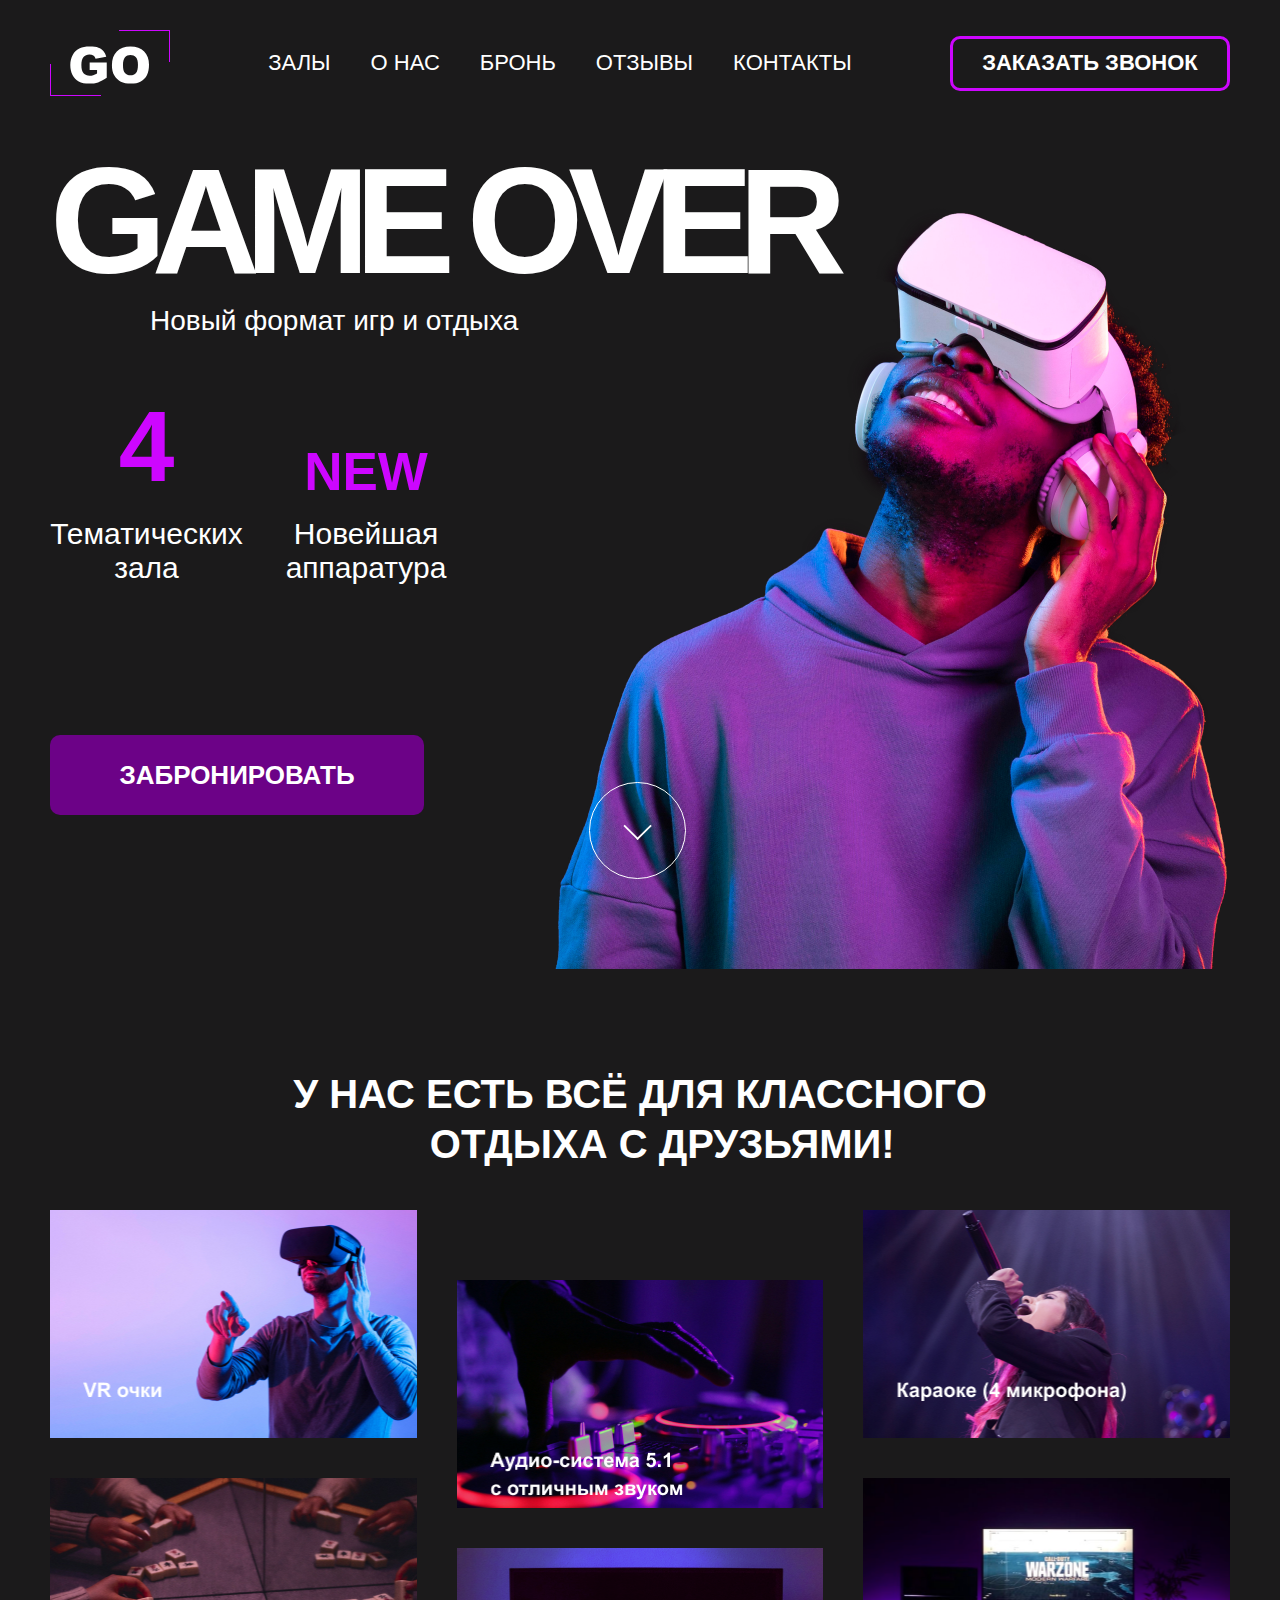
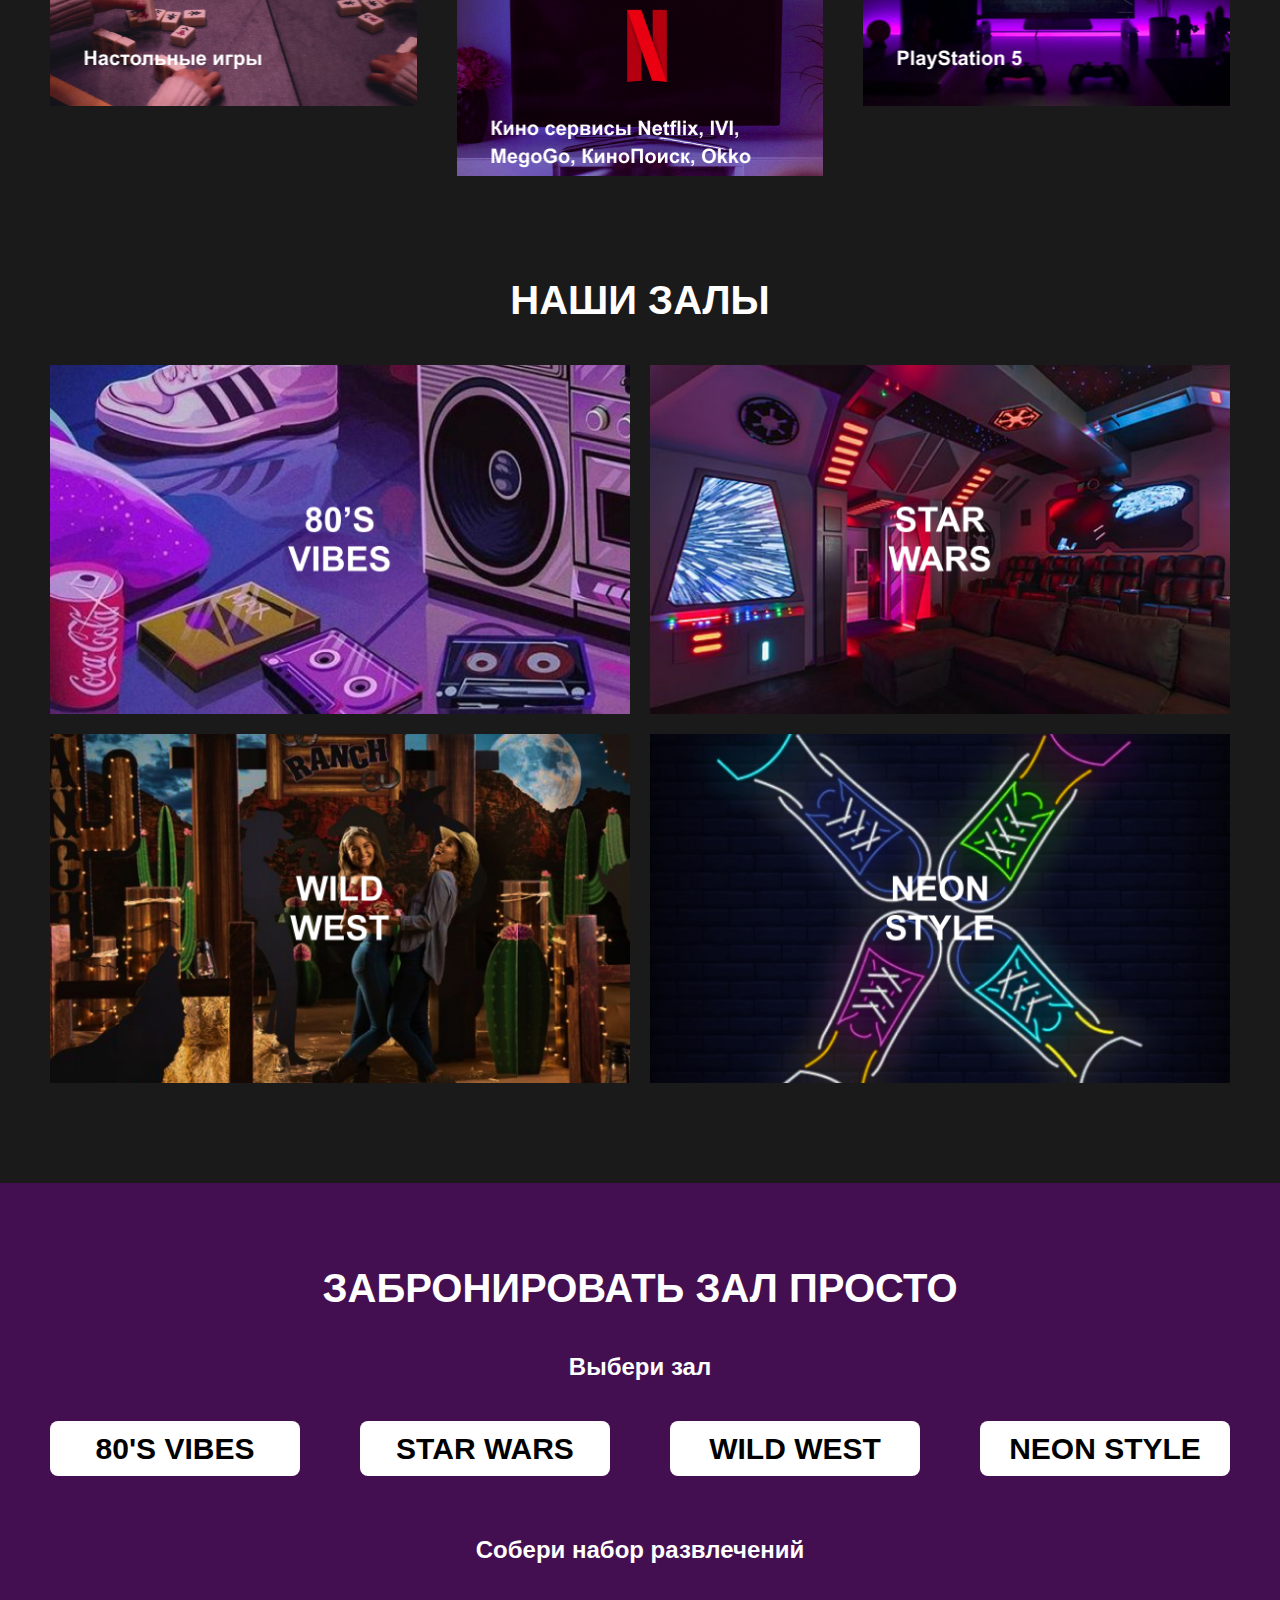
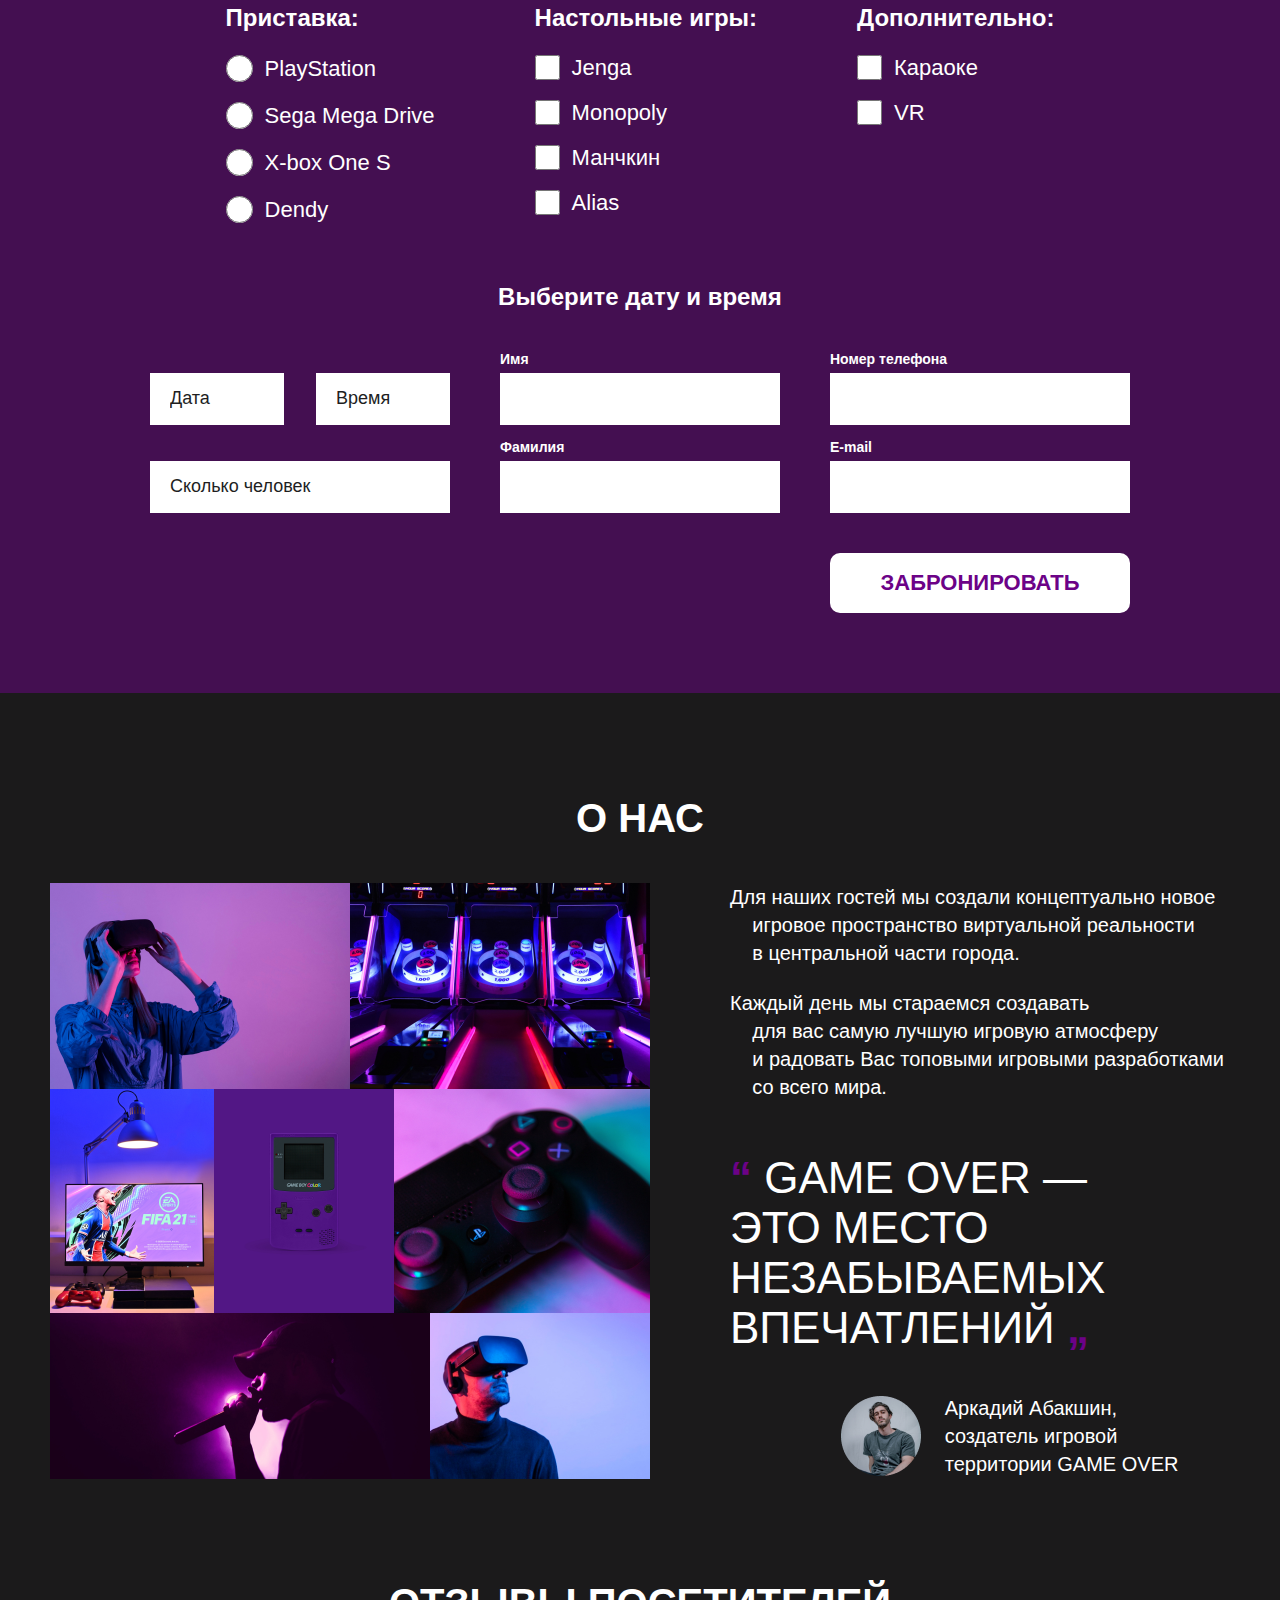
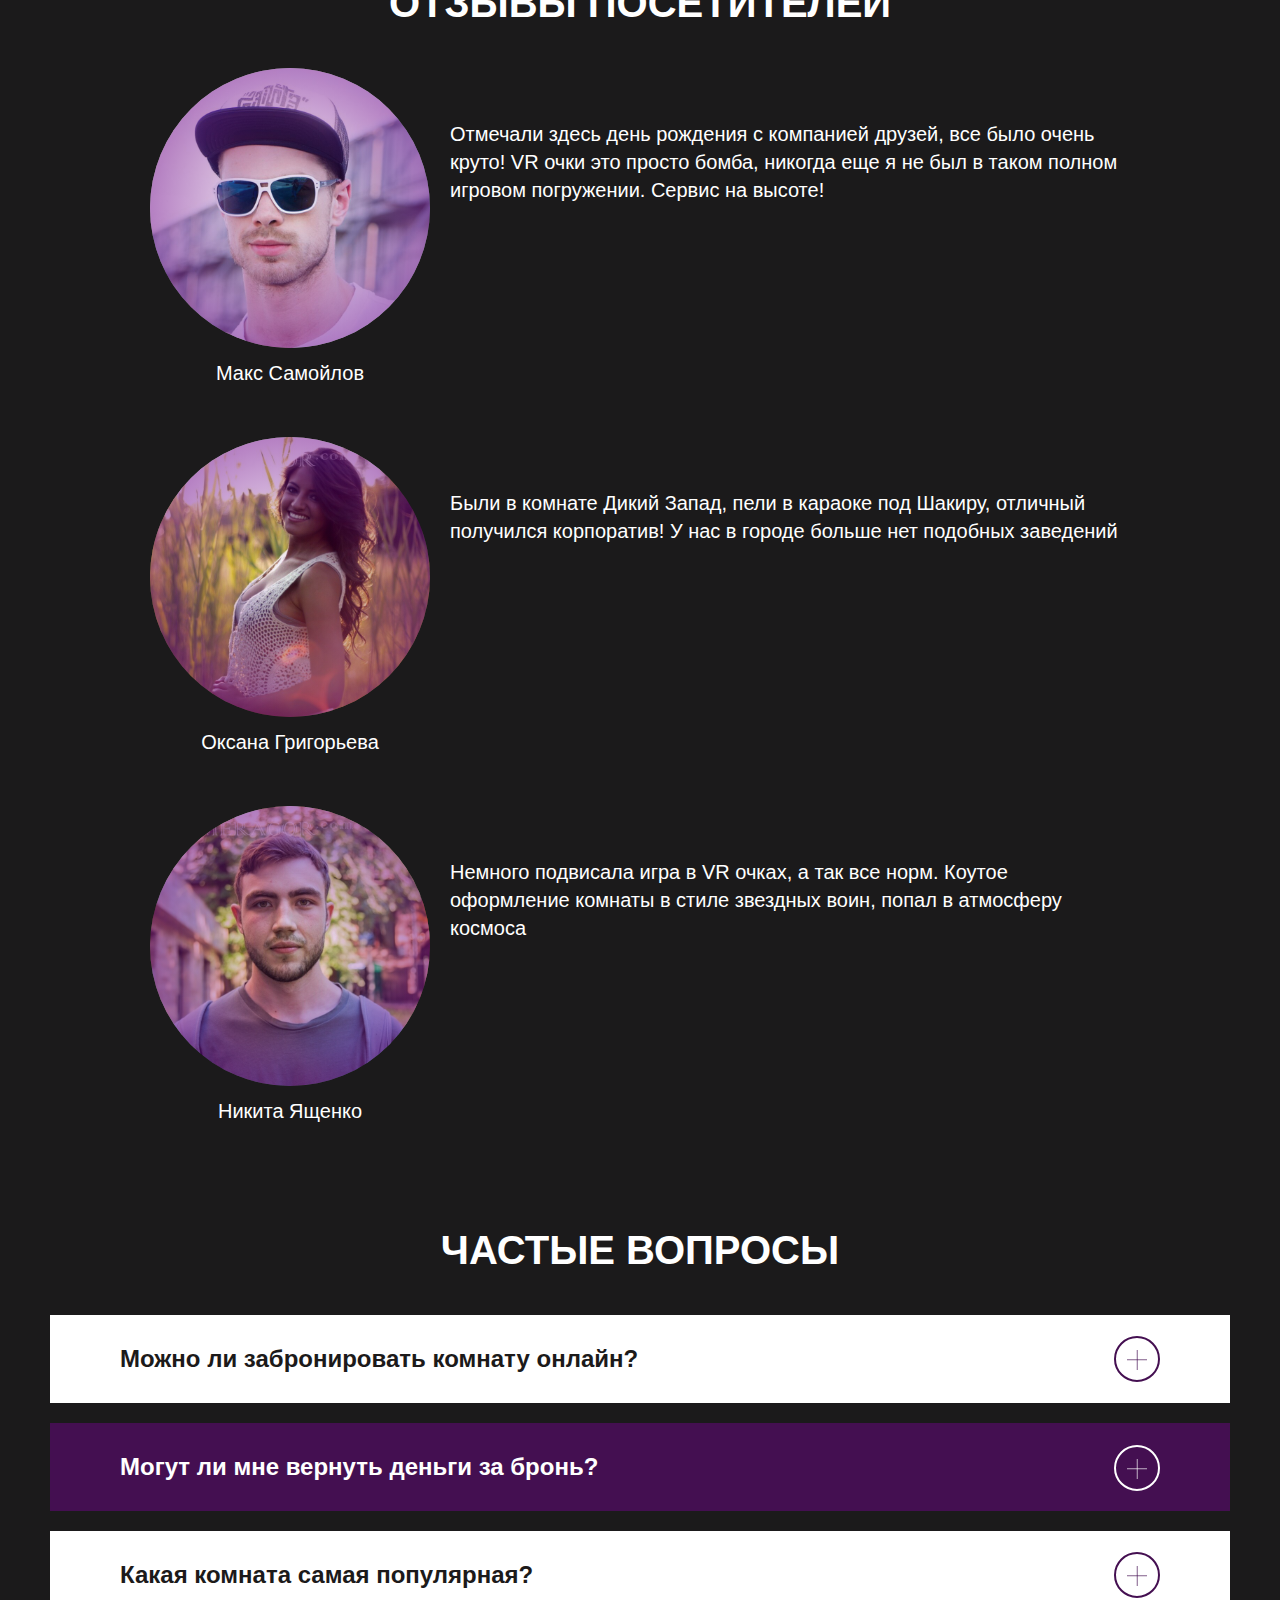
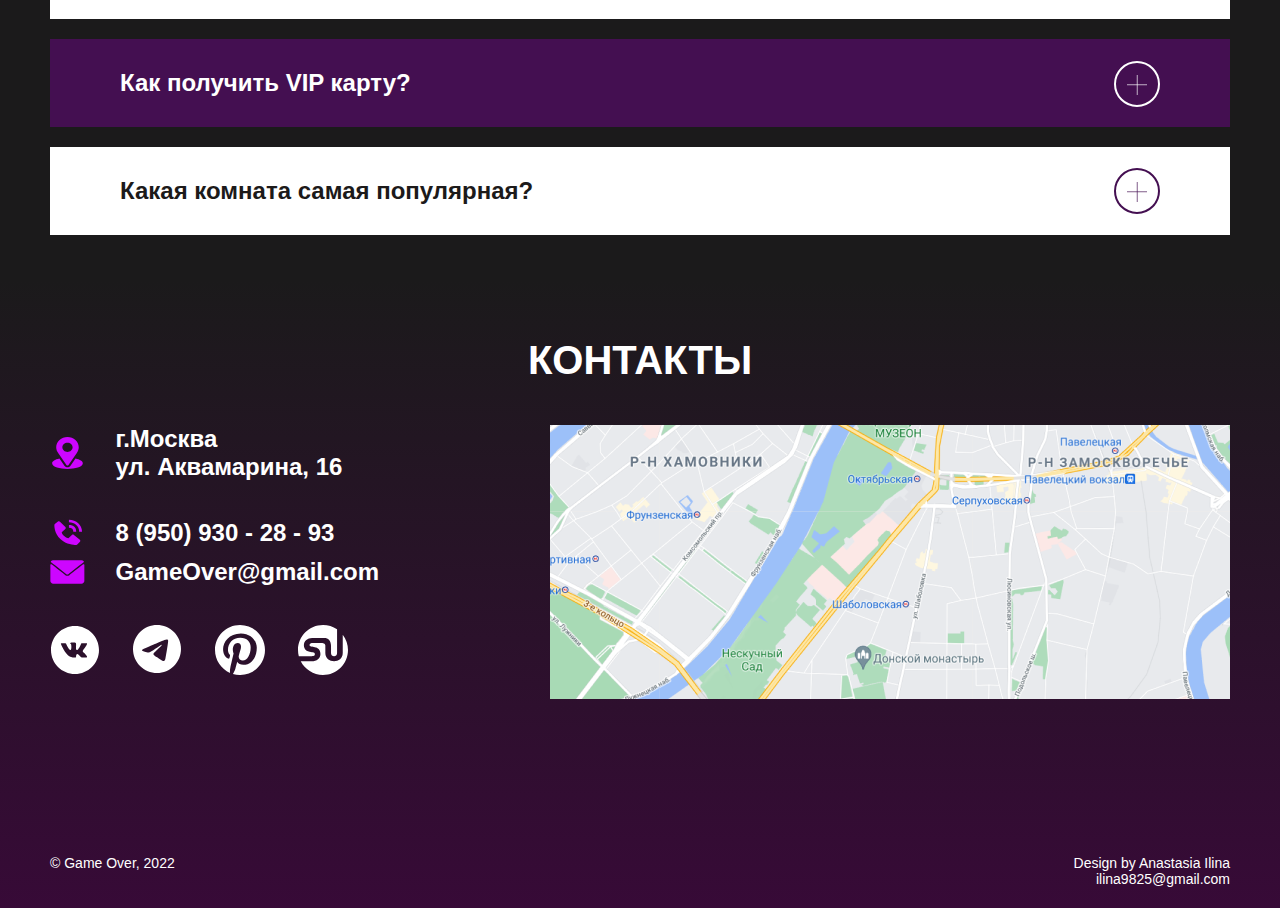
<file: index.html>
<!DOCTYPE html>
<html lang="ru">
<head>
    <meta charset="UTF-8">
    <meta http-equiv="X-UA-Compatible" content="IE=edge">
    <meta name="viewport" content="width=device-width, initial-scale=1.0">
    <title>Game Over</title>
    <link rel="stylesheet" href="css/normalize.css">
    <link rel="stylesheet" href="css/style.css">
</head>
<body>
    <header class="header">
        <svg class="header__burger" width="54" height="29" viewBox="0 0 54 29" fill="currentColor" xmlns="http://www.w3.org/2000/svg">
            <rect width="54" height="5" rx="2"></rect>
            <rect y="12" width="54" height="5" rx="2"></rect>
            <rect y="24" width="31" height="5" rx="2"></rect>
        </svg>
        <img class="header__logo" src="img2/header_image/logo.svg" alt="Логотип Go">
        <ul class="header__list">
            <li class="header__item"><a class="header__link" href="#our-halls">Залы</a></li>
            <li class="header__item"><a class="header__link" href="#about-us">О нас</a></li>
            <li class="header__item"><a class="header__link" href="#book">Бронь</a></li>
            <li class="header__item"><a class="header__link" href="#reviews">Отзывы</a></li>
            <li class="header__item"><a class="header__link" href="#contact">Контакты</a></li>
        </ul>
        <button class="header__button button">Заказать звонок</button>
    </header>
    <section class="welcome">
        <div class="welcome__container">
            <h1 class="welcome__title">Game over</h1>
            <p class="welcome__paragraph">Новый формат игр и отдыха</p>
            <div class="welcome__image_boy"></div>
            <div class="welcome__info">
                <div class="welcome__info_block-1">
                    <p class="welcome__paragraph_purple-1">4</p>
                    <p class="welcome__paragraph_info">Тематических зала</p>
                </div>
                <div class="welcome__info_block-2">
                    <p class="welcome__paragraph_purple-2">new</p>
                    <p class="welcome__paragraph_info">Новейшая аппаратура</p>
                </div>
            </div>
            <button class="welcome__button button">Забронировать</button>
            <a class="welcome__arrow" href="#we-have"></a>
        </div>
    </section>
    <section class="we-have" id="we-have">
        <div class="we-have__container">
            <h2 class="we-have__title">У нас есть всё для классного
    отдыха с друзьями!</h2>
            <ul class="we-have__list">
                    <li class="we-have__item we-have__item_vr"></li>
                    <li class="we-have__item we-have__item_game"></li>
                    <li class="we-have__item we-have__item_audio"></li>
                    <li class="we-have__item we-have__item_cinema"></li>
                    <li class="we-have__item we-have__item_micro"></li>
                    <li class="we-have__item we-have__item_playstation"></li>
            </ul>
        </div>
    </section>
    <section class="our-halls" id="our-halls">
        <div class="our-halls__container">
            <h2 class="our-halls__title">Наши залы</h2>
            <ul class="our-halls__list">
                <li class="our-halls__item our-halls__item-vibes80"><a class="our-halls__link our-halls__link-vibes80" href="vibes80.html"></a></li>
                <li class="our-halls__item our-halls__item-starwars"><a class="our-halls__link our-halls__link-starwars" href="starwars.html"></a></li>
                <li class="our-halls__item our-halls__item-wilswest"><a class="our-halls__link our-halls__link-wilswest" href="wildwest.html"></a></li>
                <li class="our-halls__item our-halls__item-neonstyle"><a class="our-halls__link our-halls__link-neonstyle" href="neonstyle.html"></a></li>
            </ul>
        </div>
    </section>
    <section class="book" id="book">
        <div class="book__container">
        <h2 class="book__title">забронировать зал просто</h2>
        <form class="book__form" action="https://jsonplaceholder.typicode.com/posts" method="post" id="my-form">
            <fieldset class="book__fieldset book__halls">
                <legend class="book__legend book__legend_halls">Выбери зал</legend>
                <div class="book__halls_option">
                    <label class="book__halls-label"><input class="book__halls-input book__input-vibes80" type="radio" name="hall" value="80's vibes"><span class="book__halls-span">80's vibes</span></label>
                    <label class="book__halls-label"><input class="book__halls-input book__input-starwars" type="radio" name="hall" value="star wars"><span class="book__halls-span">star wars</span></label>
                    <label class="book__halls-label"><input class="book__halls-input book__input-wilswest" type="radio" name="hall" value="wild west"><span class="book__halls-span">wild west</span></label>
                    <label class="book__halls-label"><input class="book__halls-input book__input-neonstyle" type="radio" name="hall" value="neon style"><span class="book__halls-span">neon style</span></label>
                </div>
            </fieldset>
            <fieldset class="book__fieldset book__entertainment">
                <legend class="book__legend">Собери набор развлечений</legend>
                <div class="book__fieldset-entertainment">
                    <fieldset class="book__console">
                        <legend class="book__legend_entertainment book__legend_console">Приставка:</legend>
                        <div class="book__option book__option-console">
                            <label class="book__console-label"><input class="book__console-input book__input-play-station" type="radio" name="console" value="PlayStation">PlayStation</label>
                            <label class="book__console-label"><input class="book__console-input book__input-sega" type="radio" name="console" value="Sega Mega Drive">Sega Mega Drive</label>
                            <label class="book__console-label"><input class="book__console-input book__input-x-box" type="radio" name="console" value="X-box One S">X-box One S</label>
                            <label class="book__console-label"><input class="book__console-input book__input-dendy" type="radio" name="console" value="Dendy">Dendy</label>
                        </div>
                    </fieldset>
                    <fieldset class="book__games">
                        <legend class="book__legend_entertainment book__legend_games">Настольные игры:</legend>
                        <div class="book__option book__option-games">
                            <label class="book__games-label"><input class="book__games-input book__input-jenga" type="checkbox" name="Board games" value="Jenga">Jenga</label>
                            <label class="book__games-label"><input class="book__games-input book__input-monopoly" type="checkbox" name="Board games" value="Monopoly">Monopoly</label>
                            <label class="book__games-label"><input class="book__games-input book__input-manchkin" type="checkbox" name="Board games" value="Манчкин">Манчкин</label>
                            <label class="book__games-label"><input class="book__games-input book__input-alias" type="checkbox" name="Board games" value="Alias">Alias</label>
                        </div>
                    </fieldset>
                    <fieldset class="book__extra">
                        <legend class="book__legend_entertainment book__legend_extra">Дополнительно:</legend>
                        <div class="book__option book__option-extra">
                            <label class="book__extra-label"><input class="book__extra-input book__input-karaoke" type="checkbox" name="additionally" value="Караоке">Караоке</label>
                            <label class="book__extra-label"><input class="book__extra-input book__input-vr" type="checkbox" name="additionally" value="VR">VR</label>
                        </div>
                    </fieldset>
                </div>
            </fieldset>
            <fieldset class="book__fieldset book__information">
                <legend class="book__legend book__legend_information">Выберите дату и время</legend>
                <div class="book__information-option">
                    <div class="book__option-date">
                        <div class="book__information-data" >
                            <input class="book__information-input book__input-date" type="text" name="date" id="date" placeholder="Дата" onfocus="(this.type='date')" required>
                            <input class="book__information-input book__input-time" type="text" name="time" id="time" placeholder="Время" onfocus="(this.type='time')" required>
                        </div>
                        
                        <input class="book__information-input book__input-persons" type="number" name="persons" id="persons" placeholder="Сколько человек" required>
                    </div>
                    <div class="book__option-name">
                        <div class="book__option-name_name">
                            <label class="book__information-label" for="name">Имя</label>
                            <input class="book__information-input book__input-name" type="text" name="name" id="name" required>
                        </div>
                        <div class="book__option-name_firstname">
                            <label class="book__information-label" for="firstname">Фамилия</label>
                            <input class="book__information-input book__input-firstname" type="text" name="firstname" id="firstname" required>
                        </div>
                    </div>
                    <div class="book__option-contact">
                        <div class="book__option-contact_box">
                            <label class="book__information-label" for="tel">Номер телефона</label>
                            <input class="book__information-input book__input-tel" type="tel" name="tel" id="tel" required>
                        </div>
                        <div class="book__option-contact_box">
                            <label class="book__information-label" for="mail">E-mail</label>
                            <input class="book__information-input book__input-mail" type="email" name="mail" id="mail" required>
                        </div>
                    </div>
                </div>
                <div class="book__form-btn">
                    <button class="book__form-btn_button" type="submit" form="my-form">Забронировать</button>
                </div>
            </fieldset>
        </form>
        </div>
    </section>
    <section class="about-us" id="about-us">
        <div class="about-us__container">
            <h2 class="about-us__title">о нас</h2>
                <div class="about-us__info about-us__container-content">
                    <div class="about-us__image"></div>
                    <div class="about-us__info-text">
                        <p class="about-us__paragraph">Для наших гостей мы создали концептуально новое
    игровое пространство виртуальной реальности
    в центральной части города.</p>
                        <p class="about-us__paragraph">Каждый день мы стараемся создавать
    для вас самую лучшую игровую атмосферу
    и радовать Вас топовыми игровыми разработками
    со всего мира.</p>
                    </div>
                    <blockquote class="blockquote">
                        <p class="blockquote__paragraph"><span class="blockquote__quotes">“</span>&nbsp;Game over &mdash; это место незабываемых впечатлений&nbsp;<span class="blockquote__quotes">„</span></p>
                        <p class="blockquote__cite">Аркадий Абакшин,
создатель игровой
территории GAME OVER</p>
                    </blockquote>
                </div>
            </div>
        </div>
    </section>
    <section class="reviews" id="reviews">
        <div class="reviews__container">
            <h2 class="reviews__title">Отзывы посетителей</h2>
            <ul class="reviews__order">
                <li class="reviews__box">
                    <div class="reviews__box-image">
                        <img class="reviews__image reviews__image-1" src="img2/review_image/1.jpg" alt="Фото Макс Самойлов">
                    </div>
                    <p class="reviews__discription">Макс Самойлов</p>
                    <p class="reviews__paragraph">Отмечали здесь день рождения с компанией друзей, все было очень круто! VR очки это просто бомба, никогда еще я не был в таком полном игровом погружении. Сервис на высоте!</p>
                </li>
                <li class="reviews__box">
                    <div class="reviews__box-image">
                        <img class="reviews__image reviews__image-2" src="img2/review_image/2.jpg" alt="Фото Оксана Григорьева">
                    </div>
                    <p class="reviews__discription">Оксана Григорьева</p>
                    <p class="reviews__paragraph">Были в комнате Дикий Запад, пели в караоке под Шакиру, отличный получился корпоратив! У нас в городе больше нет подобных заведений</p>
                </li>
                <li class="reviews__box">
                    <div class="reviews__box-image">
                        <img class="reviews__image reviews__image-3" src="img2/review_image/3.jpg" alt="фото Никита Ященко">
                    </div>
                    <p class="reviews__discription">Никита Ященко</p>
                    <p class="reviews__paragraph">Немного подвисала игра в VR очках, а так все норм. Коутое оформление комнаты в стиле звездных воин, попал в атмосферу космоса</p>
                </li>
            </ul>
        </div>
    </section>
    <section class="faq">
        <div class="faq__container">
            <h2 class="faq__title">Частые вопросы</h2>
            <ul class="faq__list">
                <li class="faq__item">Можно ли забронировать комнату онлайн?</li>
                <li class="faq__item">Могут ли мне вернуть деньги за бронь?</li>
                <li class="faq__item">Какая комната самая популярная?</li>
                <li class="faq__item">Как получить VIP карту?</li>
                <li class="faq__item faq__item-5">Какая комната самая популярная?</li>
            </ul>
        </div>
    </section>
    <footer class="footer">
        <div class="footer__container">
        <h2 class="footer__title" id="contact">Контакты</h2>
        <div class="adress__container">
            <div class="adress__block-info">
                <p class="adress__paragraph adress__icon adress__paragraph-1024 adress__icon-1024">г.Москва 
ул. Аквамарина, 16</p>
            <div class="adress__block-768">
                <p class="adress__paragraph-768 adress__icon-768">г.Москва</p>
                <p class="adress__paragraph-768-2">ул. Аквамарина, 16</p>
            </div>
                <div class="adress__contact">
                    <a href="tel:89509302893" class="adress__contact-tel adress__icon adress__contact-link">8 (950) 930 - 28 - 93</a>
                    <a href="mailto:GameOver@gmail.com" class="adress__contact-mail adress__icon adress__contact-link">GameOver@gmail.com</a>
                </div>
                <div class="social">
                    <ul class="social__list">
                    <li class="social__item">
                        <a href="vk.com" class="social__link social__link-vk">
                        <svg class="social__icon social__icon-vk" width="50" height="50" viewbox="0 0 50 50" fill="currentColor" xmlns="http://www.w3.org/2000/svg">
                            <path class="social__icon-path" d="M24.9999 1C11.7449 1 0.999878 11.745 0.999878 25C0.999878 38.255 11.7449 49 24.9999 49C38.2549 49 48.9999 38.255 48.9999 25C48.9999 11.745 38.2549 1 24.9999 1ZM34.2299 28.0775C34.2299 28.0775 36.3524 30.1725 36.8749 31.145C36.8899 31.165 36.8974 31.185 36.9024 31.195C37.1149 31.5525 37.1649 31.83 37.0599 32.0375C36.8849 32.3825 36.2849 32.5525 36.0799 32.5675H32.3299C32.0699 32.5675 31.5249 32.5 30.8649 32.045C30.3574 31.69 29.8574 31.1075 29.3699 30.54C28.6424 29.695 28.0124 28.965 27.3774 28.965C27.2967 28.9649 27.2166 28.9775 27.1399 29.0025C26.6599 29.1575 26.0449 29.8425 26.0449 31.6675C26.0449 32.2375 25.5949 32.565 25.2774 32.565H23.5599C22.9749 32.565 19.9274 32.36 17.2274 29.5125C13.9224 26.025 10.9474 19.03 10.9224 18.965C10.7349 18.5125 11.1224 18.27 11.5449 18.27H15.3324C15.8374 18.27 16.0024 18.5775 16.1174 18.85C16.2524 19.1675 16.7474 20.43 17.5599 21.85C18.8774 24.165 19.6849 25.105 20.3324 25.105C20.4538 25.1036 20.573 25.0727 20.6799 25.015C21.5249 24.545 21.3674 21.5325 21.3299 20.9075C21.3299 20.79 21.3274 19.56 20.8949 18.97C20.5849 18.5425 20.0574 18.38 19.7374 18.32C19.8669 18.1413 20.0375 17.9964 20.2349 17.8975C20.8149 17.6075 21.8599 17.565 22.8974 17.565H23.4749C24.5999 17.58 24.8899 17.6525 25.2974 17.755C26.1224 17.9525 26.1399 18.485 26.0674 20.3075C26.0449 20.825 26.0224 21.41 26.0224 22.1C26.0224 22.25 26.0149 22.41 26.0149 22.58C25.9899 23.5075 25.9599 24.56 26.6149 24.9925C26.7003 25.0461 26.799 25.0746 26.8999 25.075C27.1274 25.075 27.8124 25.075 29.6674 21.8925C30.2395 20.8681 30.7366 19.8037 31.1549 18.7075C31.1924 18.6425 31.3024 18.4425 31.4324 18.365C31.5283 18.3161 31.6347 18.2912 31.7424 18.2925H36.1949C36.6799 18.2925 37.0124 18.365 37.0749 18.5525C37.1849 18.85 37.0549 19.7575 35.0224 22.51L34.1149 23.7075C32.2724 26.1225 32.2724 26.245 34.2299 28.0775Z" />
                        </svg>
                        </a>
                    </li>
                    <li class="social__item">
                        <a href="telegram.com" class="social__link social__link-telegram">
                        <svg class="social__icon social__icon-telegram" width="50" height="50" viewbox="0 0 50 50" fill="currentColor" xmlns="http://www.w3.org/2000/svg">
                            <path class="social__icon-path" d="M47.9999 24C47.9999 30.3652 45.4713 36.4697 40.9704 40.9706C36.4696 45.4714 30.3651 48 23.9999 48C17.6347 48 11.5302 45.4714 7.02932 40.9706C2.52844 36.4697 -0.00012207 30.3652 -0.00012207 24C-0.00012207 17.6348 2.52844 11.5303 7.02932 7.02944C11.5302 2.52856 17.6347 0 23.9999 0C30.3651 0 36.4696 2.52856 40.9704 7.02944C45.4713 11.5303 47.9999 17.6348 47.9999 24ZM24.8609 17.718C22.5269 18.69 17.8589 20.7 10.8629 23.748C9.72888 24.198 9.13188 24.642 9.07788 25.074C8.98788 25.803 9.90288 26.091 11.1479 26.484L11.6729 26.649C12.8969 27.048 14.5469 27.513 15.4019 27.531C16.1819 27.549 17.0489 27.231 18.0059 26.571C24.5429 22.158 27.9179 19.929 28.1279 19.881C28.2779 19.845 28.4879 19.803 28.6259 19.929C28.7669 20.052 28.7519 20.289 28.7369 20.352C28.6469 20.739 25.0559 24.075 23.1989 25.803C22.6199 26.343 22.2089 26.724 22.1249 26.811C21.9399 27 21.7519 27.1861 21.5609 27.369C20.4209 28.467 19.5689 29.289 21.6059 30.633C22.5869 31.281 23.3729 31.812 24.1559 32.346C25.0079 32.928 25.8599 33.507 26.9639 34.233C27.2429 34.413 27.5129 34.608 27.7739 34.794C28.7669 35.502 29.6639 36.138 30.7649 36.036C31.4069 35.976 32.0699 35.376 32.4059 33.576C33.2009 29.325 34.7639 20.118 35.1239 16.323C35.1458 16.0075 35.1328 15.6906 35.0849 15.378C35.0566 15.1258 34.9346 14.8934 34.7429 14.727C34.4699 14.5386 34.1445 14.4409 33.8129 14.448C32.9129 14.463 31.5239 14.946 24.8609 17.718Z" />
                        </svg>
                        </a>
                    </li>
                    <li class="social__item">
                        <a href="pinterest.com" class="social__link social__link-pinterest">
                        <svg class="social__icon social__icon-pinterest" width="50" height="50" viewbox="0 0 50 50" fill="currentColor" xmlns="http://www.w3.org/2000/svg">
                            <path class="social__icon-path" d="M25.0005 0C11.1947 0 -0.000152588 11.1936 -0.000152588 25.0006C-0.000152588 35.2378 6.15562 44.0314 14.9646 47.8981C14.8941 46.1526 14.9511 44.0558 15.3998 42.159C15.8806 40.1282 18.6165 28.5359 18.6165 28.5359C18.6165 28.5359 17.8178 26.9397 17.8178 24.5808C17.8178 20.8763 19.9652 18.1077 22.6383 18.1077C24.912 18.1077 26.0107 19.8154 26.0107 21.8609C26.0107 24.1468 24.5537 27.5635 23.8037 30.7327C23.1768 33.3859 25.1338 35.5481 27.7498 35.5481C32.4864 35.5481 35.6761 29.4647 35.6761 22.2558C35.6761 16.7782 31.9864 12.6769 25.2742 12.6769C17.6902 12.6769 12.9659 18.3321 12.9659 24.6487C12.9659 26.8282 13.6082 28.3635 14.6146 29.5513C15.0768 30.0981 15.1409 30.318 14.9736 30.9462C14.8537 31.4058 14.5781 32.5128 14.4646 32.9519C14.2986 33.5853 13.7857 33.8109 13.2127 33.5776C9.71972 32.1513 8.0928 28.3263 8.0928 24.0263C8.0928 16.9237 14.0819 8.40898 25.9601 8.40898C35.5056 8.40898 41.7877 15.316 41.7877 22.732C41.7877 32.5378 36.3351 39.8647 28.2979 39.8647C25.5998 39.8647 23.0607 38.4051 22.1909 36.7487C22.1909 36.7487 20.7396 42.5077 20.4325 43.6218C19.9024 45.5494 18.8646 47.4763 17.9159 48.9769C20.2162 49.6571 22.6024 50.0025 25.0011 50.0026C38.8063 50.0013 49.9998 38.8071 49.9998 25.0006C49.9998 11.1936 38.8063 0 25.0005 0Z" />
                        </svg>
                        </a>
                    </li>
                    <li class="social__item">
                        <a href="hz.com" class="social__link social__link-hz">
                        <svg class="social__icon social__icon-hz" width="50" height="50" viewbox="0 0 50 50" fill="currentColor" xmlns="http://www.w3.org/2000/svg">
                            <path class="social__icon-path" fill-rule="evenodd" clip-rule="evenodd" d="M44.7441 9.66919C48.1583 14.0494 50.0085 19.4463 49.9999 24.9999C49.9999 38.8051 38.805 49.9999 25.0006 49.9999C15.2871 49.9999 6.86597 44.4576 2.72751 36.3647H13.6237C18.816 36.3647 22.4429 33.566 22.4429 29.0923C22.4429 19.6108 11.5051 23.4737 11.5051 20.1089C11.5051 18.4878 12.8057 17.898 15.1858 17.898H22.7692C24.8711 17.898 27.3435 18.275 27.3435 20.5685V28.1243C27.3435 33.5955 31.6159 36.364 36.0441 36.364C40.548 36.364 44.7435 33.5955 44.7435 28.1243V9.66919H44.7441Z" />
                            <path class="social__icon-path" fill-rule="evenodd" clip-rule="evenodd" d="M25.0005 2.43241e-05C30.0173 -0.00698868 34.919 1.50262 39.0626 4.33079V28.3013C39.0626 29.9628 37.7037 31.3224 36.0447 31.3224C34.3838 31.3224 33.0261 29.9628 33.0261 28.3013V21.1186C33.0261 15.3846 30.1242 12.9994 26.3447 12.9994H14.0441C9.59088 12.9994 5.89665 15.834 5.89665 20.3289C5.89665 22.6289 6.8819 25.9994 11.5415 26.8353C15.337 27.5186 16.8351 27.3199 16.8351 29.3506C16.8351 31.3224 14.6261 31.3224 11.7101 31.3224H0.808189C0.269676 29.2582 -0.0019826 27.1334 -0.000143311 25C-0.000143311 11.1981 11.196 2.43241e-05 25.0005 2.43241e-05Z" />
                        </svg>
                        </a>
                    </li>                
                    </ul>
                </div>
            </div>
            <div class="adress__block-img">
            </div>
        </div>
        <div class="copyright">
            <p class="copyright__p">© Game Over, 2022</p>
            <div class="copyright__developers">
                <p class="copyright__developers_p">Design by Anastasia Ilina</p>
                <p class="copyright__developers_p2">ilina9825@gmail.com</p>
            </div>
        </div>
        </div>
    </footer>
</body>
</html>
</file>
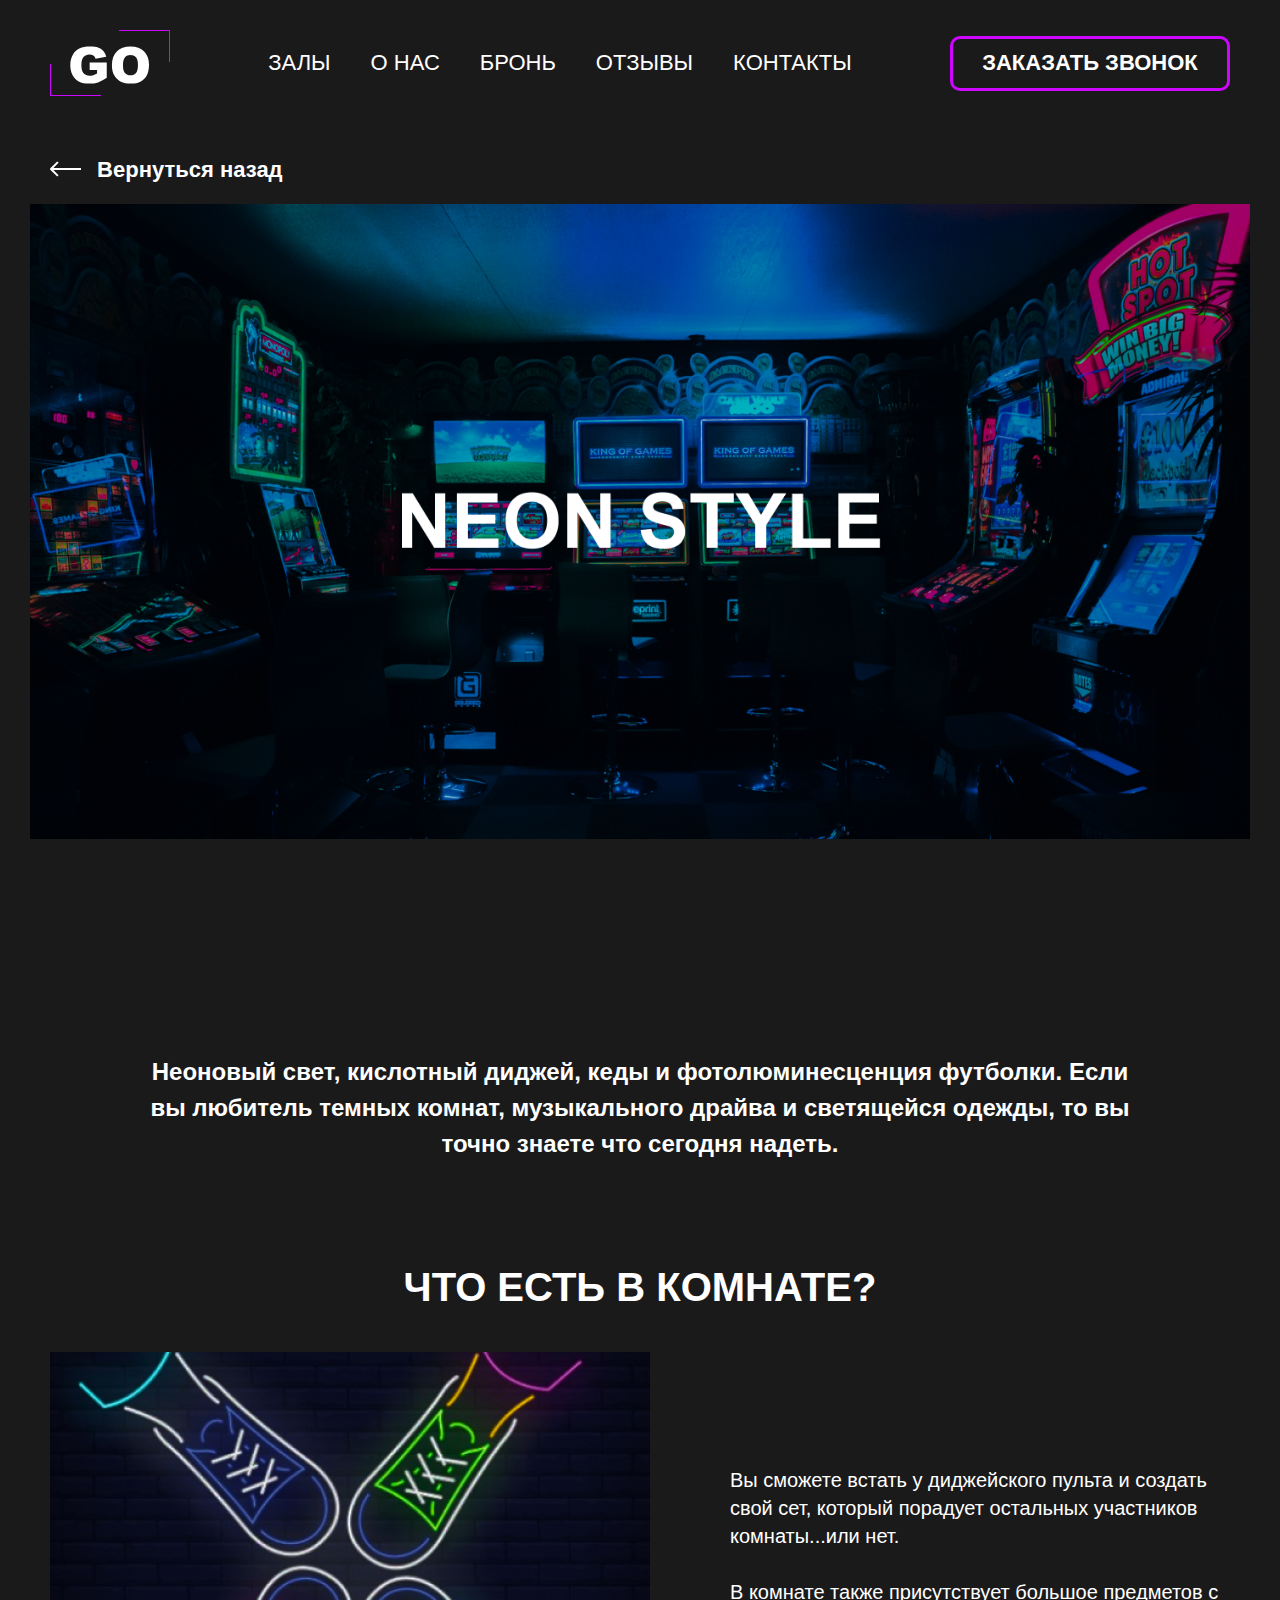
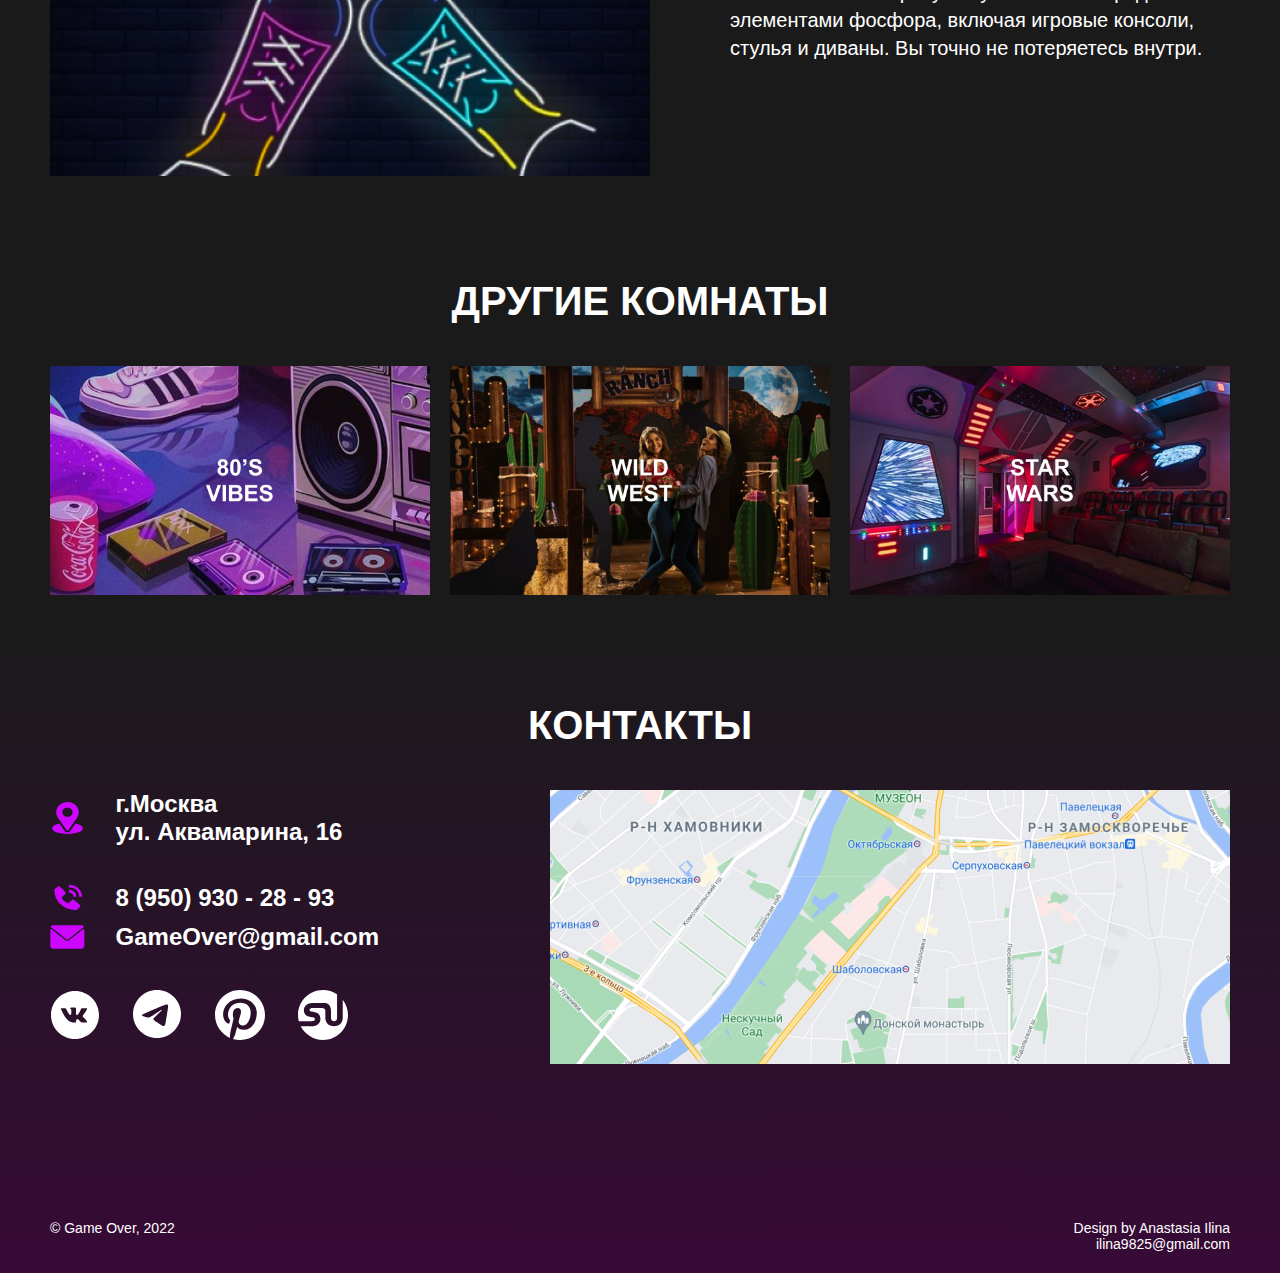
<file: neonstyle.html>
<!DOCTYPE html>
<html lang="ru">
<head>
    <meta charset="UTF-8">
    <meta http-equiv="X-UA-Compatible" content="IE=edge">
    <meta name="viewport" content="width=device-width, initial-scale=1.0">
    <title>Neon Style</title>
    <link rel="stylesheet" href="css/style.css">
</head>
<body>
    <header class="header__halls">
        <div class="header__halls_container">
            <div class="header__flex">
                <svg class="header__burger" width="54" height="29" viewBox="0 0 54 29" fill="currentColor" xmlns="http://www.w3.org/2000/svg">
                    <rect width="54" height="5" rx="2"></rect>
                    <rect y="12" width="54" height="5" rx="2"></rect>
                    <rect y="24" width="31" height="5" rx="2"></rect>
                </svg>
                <img class="header__logo" src="img2/header_image/logo.svg" alt="Логотип Go">
                <ul class="header__list">
                    <li class="header__item"><a class="header__link" href="index.html#our-halls">Залы</a></li>
                    <li class="header__item"><a class="header__link" href="index.html#about-us">О нас</a></li>
                    <li class="header__item"><a class="header__link" href="index.html#book">Бронь</a></li>
                    <li class="header__item"><a class="header__link" href="index.html#reviews">Отзывы</a></li>
                    <li class="header__item"><a class="header__link" href="#contact">Контакты</a></li>
                </ul>
                <button class="header__button button">Заказать звонок</button>
            </div>
            <a class="header__back" href="index.html">
                <svg class="header__back_svg" width="31" height="16" viewBox="0 0 31 16" fill="currentColor" xmlns="http://www.w3.org/2000/svg">
                    <path d="M0.292892 7.29289C-0.0976315 7.68342 -0.0976315 8.31658 0.292892 8.70711L6.65685 15.0711C7.04738 15.4616 7.68054 15.4616 8.07107 15.0711C8.46159 14.6805 8.46159 14.0474 8.07107 13.6569L2.41421 8L8.07107 2.34315C8.46159 1.95262 8.46159 1.31946 8.07107 0.928932C7.68054 0.538408 7.04738 0.538408 6.65685 0.928932L0.292892 7.29289ZM31 7L1 7V9L31 9V7Z">
                </svg>
                Вернуться назад</a>
        </div>
    </header>
    <div class="welcome__halls welcome__neonstyle">
        <div class="welcome__halls_container">
            <div class="welcome__halls_banner welcome__neonstyle_banner"></div>
            <p class="welcome__halls_p welcome__neonstyle_p">Неоновый свет, кислотный диджей, кеды и фотолюминесценция футболки. Если вы любитель темных комнат, музыкального драйва и светящейся одежды, то вы точно знаете что сегодня надеть.</p>
        </div>
    </div>
    <section class="stuffing__halls stuffing__neonstyle">
        <div class="stuffing__halls_container">
            <h2 class="stuffing__halls_title stuffing__neonstyle_title">Что есть в комнате?</h2>
            <div class="stuffing__halls_description stuffing__neonstyle_description">
                <div class="stuffing__halls_img stuffing__neonstyle_img"></div>
                <div class="stuffing__halls_text stuffing__neonstyle_text">
                    <p class="stuffing__halls_p stuffing__neonstyle_p">Вы сможете встать у диджейского пульта и создать свой сет, который порадует остальных участников комнаты...или нет.</p>
                    <p class="stuffing__halls_p stuffing__neonstyle_p">В комнате также присутствует большое предметов с элементами фосфора, включая игровые консоли, стулья и диваны. Вы точно не потеряетесь внутри.</p>
                </div>
            </div>
        </div>
    </section>
    <section class="other-rooms__halls other-rooms__neonstyle">
        <div class="other-rooms__halls_container">
            <h2 class="other-rooms__halls_title other-rooms__neonstyle_title">Другие комнаты</h2>
            <div class="other-rooms__halls_list other-rooms__neonstyle_list">
                <a class="other-rooms__halls_link other-rooms__neonstyle_link1" href="vibes80.html"></a>
                <a class="other-rooms__halls_link other-rooms__neonstyle_link2" href="wildwest.html"></a>
                <a class="other-rooms__halls_link other-rooms__neonstyle_link3" href="starwars.html"></a>
            </div>
        </div>
    </section>
    <footer class="footer">
        <div class="footer__container">
        <h2 class="footer__title" id="contact">Контакты</h2>
        <div class="adress__container">
            <div class="adress__block-info">
                <p class="adress__paragraph adress__icon adress__paragraph-1024 adress__icon-1024">г.Москва 
ул. Аквамарина, 16</p>
            <div class="adress__block-768">
                <p class="adress__paragraph-768 adress__icon-768">г.Москва</p>
                <p class="adress__paragraph-768-2">ул. Аквамарина, 16</p>
            </div>
                <div class="adress__contact">
                    <a href="tel:89509302893" class="adress__contact-tel adress__icon adress__contact-link">8 (950) 930 - 28 - 93</a>
                    <a href="mailto:GameOver@gmail.com" class="adress__contact-mail adress__icon adress__contact-link">GameOver@gmail.com</a>
                </div>
                <div class="social">
                    <ul class="social__list">
                    <li class="social__item">
                        <a href="vk.com" class="social__link social__link-vk">
                        <svg class="social__icon social__icon-vk" width="50" height="50" viewbox="0 0 50 50" fill="currentColor" xmlns="http://www.w3.org/2000/svg">
                            <path class="social__icon-path" d="M24.9999 1C11.7449 1 0.999878 11.745 0.999878 25C0.999878 38.255 11.7449 49 24.9999 49C38.2549 49 48.9999 38.255 48.9999 25C48.9999 11.745 38.2549 1 24.9999 1ZM34.2299 28.0775C34.2299 28.0775 36.3524 30.1725 36.8749 31.145C36.8899 31.165 36.8974 31.185 36.9024 31.195C37.1149 31.5525 37.1649 31.83 37.0599 32.0375C36.8849 32.3825 36.2849 32.5525 36.0799 32.5675H32.3299C32.0699 32.5675 31.5249 32.5 30.8649 32.045C30.3574 31.69 29.8574 31.1075 29.3699 30.54C28.6424 29.695 28.0124 28.965 27.3774 28.965C27.2967 28.9649 27.2166 28.9775 27.1399 29.0025C26.6599 29.1575 26.0449 29.8425 26.0449 31.6675C26.0449 32.2375 25.5949 32.565 25.2774 32.565H23.5599C22.9749 32.565 19.9274 32.36 17.2274 29.5125C13.9224 26.025 10.9474 19.03 10.9224 18.965C10.7349 18.5125 11.1224 18.27 11.5449 18.27H15.3324C15.8374 18.27 16.0024 18.5775 16.1174 18.85C16.2524 19.1675 16.7474 20.43 17.5599 21.85C18.8774 24.165 19.6849 25.105 20.3324 25.105C20.4538 25.1036 20.573 25.0727 20.6799 25.015C21.5249 24.545 21.3674 21.5325 21.3299 20.9075C21.3299 20.79 21.3274 19.56 20.8949 18.97C20.5849 18.5425 20.0574 18.38 19.7374 18.32C19.8669 18.1413 20.0375 17.9964 20.2349 17.8975C20.8149 17.6075 21.8599 17.565 22.8974 17.565H23.4749C24.5999 17.58 24.8899 17.6525 25.2974 17.755C26.1224 17.9525 26.1399 18.485 26.0674 20.3075C26.0449 20.825 26.0224 21.41 26.0224 22.1C26.0224 22.25 26.0149 22.41 26.0149 22.58C25.9899 23.5075 25.9599 24.56 26.6149 24.9925C26.7003 25.0461 26.799 25.0746 26.8999 25.075C27.1274 25.075 27.8124 25.075 29.6674 21.8925C30.2395 20.8681 30.7366 19.8037 31.1549 18.7075C31.1924 18.6425 31.3024 18.4425 31.4324 18.365C31.5283 18.3161 31.6347 18.2912 31.7424 18.2925H36.1949C36.6799 18.2925 37.0124 18.365 37.0749 18.5525C37.1849 18.85 37.0549 19.7575 35.0224 22.51L34.1149 23.7075C32.2724 26.1225 32.2724 26.245 34.2299 28.0775Z" />
                        </svg>
                        </a>
                    </li>
                    <li class="social__item">
                        <a href="telegram.com" class="social__link social__link-telegram">
                        <svg class="social__icon social__icon-telegram" width="50" height="50" viewbox="0 0 50 50" fill="currentColor" xmlns="http://www.w3.org/2000/svg">
                            <path class="social__icon-path" d="M47.9999 24C47.9999 30.3652 45.4713 36.4697 40.9704 40.9706C36.4696 45.4714 30.3651 48 23.9999 48C17.6347 48 11.5302 45.4714 7.02932 40.9706C2.52844 36.4697 -0.00012207 30.3652 -0.00012207 24C-0.00012207 17.6348 2.52844 11.5303 7.02932 7.02944C11.5302 2.52856 17.6347 0 23.9999 0C30.3651 0 36.4696 2.52856 40.9704 7.02944C45.4713 11.5303 47.9999 17.6348 47.9999 24ZM24.8609 17.718C22.5269 18.69 17.8589 20.7 10.8629 23.748C9.72888 24.198 9.13188 24.642 9.07788 25.074C8.98788 25.803 9.90288 26.091 11.1479 26.484L11.6729 26.649C12.8969 27.048 14.5469 27.513 15.4019 27.531C16.1819 27.549 17.0489 27.231 18.0059 26.571C24.5429 22.158 27.9179 19.929 28.1279 19.881C28.2779 19.845 28.4879 19.803 28.6259 19.929C28.7669 20.052 28.7519 20.289 28.7369 20.352C28.6469 20.739 25.0559 24.075 23.1989 25.803C22.6199 26.343 22.2089 26.724 22.1249 26.811C21.9399 27 21.7519 27.1861 21.5609 27.369C20.4209 28.467 19.5689 29.289 21.6059 30.633C22.5869 31.281 23.3729 31.812 24.1559 32.346C25.0079 32.928 25.8599 33.507 26.9639 34.233C27.2429 34.413 27.5129 34.608 27.7739 34.794C28.7669 35.502 29.6639 36.138 30.7649 36.036C31.4069 35.976 32.0699 35.376 32.4059 33.576C33.2009 29.325 34.7639 20.118 35.1239 16.323C35.1458 16.0075 35.1328 15.6906 35.0849 15.378C35.0566 15.1258 34.9346 14.8934 34.7429 14.727C34.4699 14.5386 34.1445 14.4409 33.8129 14.448C32.9129 14.463 31.5239 14.946 24.8609 17.718Z" />
                        </svg>
                        </a>
                    </li>
                    <li class="social__item">
                        <a href="pinterest.com" class="social__link social__link-pinterest">
                        <svg class="social__icon social__icon-pinterest" width="50" height="50" viewbox="0 0 50 50" fill="currentColor" xmlns="http://www.w3.org/2000/svg">
                            <path class="social__icon-path" d="M25.0005 0C11.1947 0 -0.000152588 11.1936 -0.000152588 25.0006C-0.000152588 35.2378 6.15562 44.0314 14.9646 47.8981C14.8941 46.1526 14.9511 44.0558 15.3998 42.159C15.8806 40.1282 18.6165 28.5359 18.6165 28.5359C18.6165 28.5359 17.8178 26.9397 17.8178 24.5808C17.8178 20.8763 19.9652 18.1077 22.6383 18.1077C24.912 18.1077 26.0107 19.8154 26.0107 21.8609C26.0107 24.1468 24.5537 27.5635 23.8037 30.7327C23.1768 33.3859 25.1338 35.5481 27.7498 35.5481C32.4864 35.5481 35.6761 29.4647 35.6761 22.2558C35.6761 16.7782 31.9864 12.6769 25.2742 12.6769C17.6902 12.6769 12.9659 18.3321 12.9659 24.6487C12.9659 26.8282 13.6082 28.3635 14.6146 29.5513C15.0768 30.0981 15.1409 30.318 14.9736 30.9462C14.8537 31.4058 14.5781 32.5128 14.4646 32.9519C14.2986 33.5853 13.7857 33.8109 13.2127 33.5776C9.71972 32.1513 8.0928 28.3263 8.0928 24.0263C8.0928 16.9237 14.0819 8.40898 25.9601 8.40898C35.5056 8.40898 41.7877 15.316 41.7877 22.732C41.7877 32.5378 36.3351 39.8647 28.2979 39.8647C25.5998 39.8647 23.0607 38.4051 22.1909 36.7487C22.1909 36.7487 20.7396 42.5077 20.4325 43.6218C19.9024 45.5494 18.8646 47.4763 17.9159 48.9769C20.2162 49.6571 22.6024 50.0025 25.0011 50.0026C38.8063 50.0013 49.9998 38.8071 49.9998 25.0006C49.9998 11.1936 38.8063 0 25.0005 0Z" />
                        </svg>
                        </a>
                    </li>
                    <li class="social__item">
                        <a href="hz.com" class="social__link social__link-hz">
                        <svg class="social__icon social__icon-hz" width="50" height="50" viewbox="0 0 50 50" fill="currentColor" xmlns="http://www.w3.org/2000/svg">
                            <path class="social__icon-path" fill-rule="evenodd" clip-rule="evenodd" d="M44.7441 9.66919C48.1583 14.0494 50.0085 19.4463 49.9999 24.9999C49.9999 38.8051 38.805 49.9999 25.0006 49.9999C15.2871 49.9999 6.86597 44.4576 2.72751 36.3647H13.6237C18.816 36.3647 22.4429 33.566 22.4429 29.0923C22.4429 19.6108 11.5051 23.4737 11.5051 20.1089C11.5051 18.4878 12.8057 17.898 15.1858 17.898H22.7692C24.8711 17.898 27.3435 18.275 27.3435 20.5685V28.1243C27.3435 33.5955 31.6159 36.364 36.0441 36.364C40.548 36.364 44.7435 33.5955 44.7435 28.1243V9.66919H44.7441Z" />
                            <path class="social__icon-path" fill-rule="evenodd" clip-rule="evenodd" d="M25.0005 2.43241e-05C30.0173 -0.00698868 34.919 1.50262 39.0626 4.33079V28.3013C39.0626 29.9628 37.7037 31.3224 36.0447 31.3224C34.3838 31.3224 33.0261 29.9628 33.0261 28.3013V21.1186C33.0261 15.3846 30.1242 12.9994 26.3447 12.9994H14.0441C9.59088 12.9994 5.89665 15.834 5.89665 20.3289C5.89665 22.6289 6.8819 25.9994 11.5415 26.8353C15.337 27.5186 16.8351 27.3199 16.8351 29.3506C16.8351 31.3224 14.6261 31.3224 11.7101 31.3224H0.808189C0.269676 29.2582 -0.0019826 27.1334 -0.000143311 25C-0.000143311 11.1981 11.196 2.43241e-05 25.0005 2.43241e-05Z" />
                        </svg>
                        </a>
                    </li>                
                    </ul>
                </div>
            </div>
            <div class="adress__block-img">
            </div>
        </div>
        <div class="copyright">
            <p class="copyright__p">© Game Over, 2022</p>
            <div class="copyright__developers">
                <p class="copyright__developers_p">Design by Anastasia Ilina</p>
                <p class="copyright__developers_p2">ilina9825@gmail.com</p>
            </div>
        </div>
        </div>
    </footer>
</body>
</html>
</file>
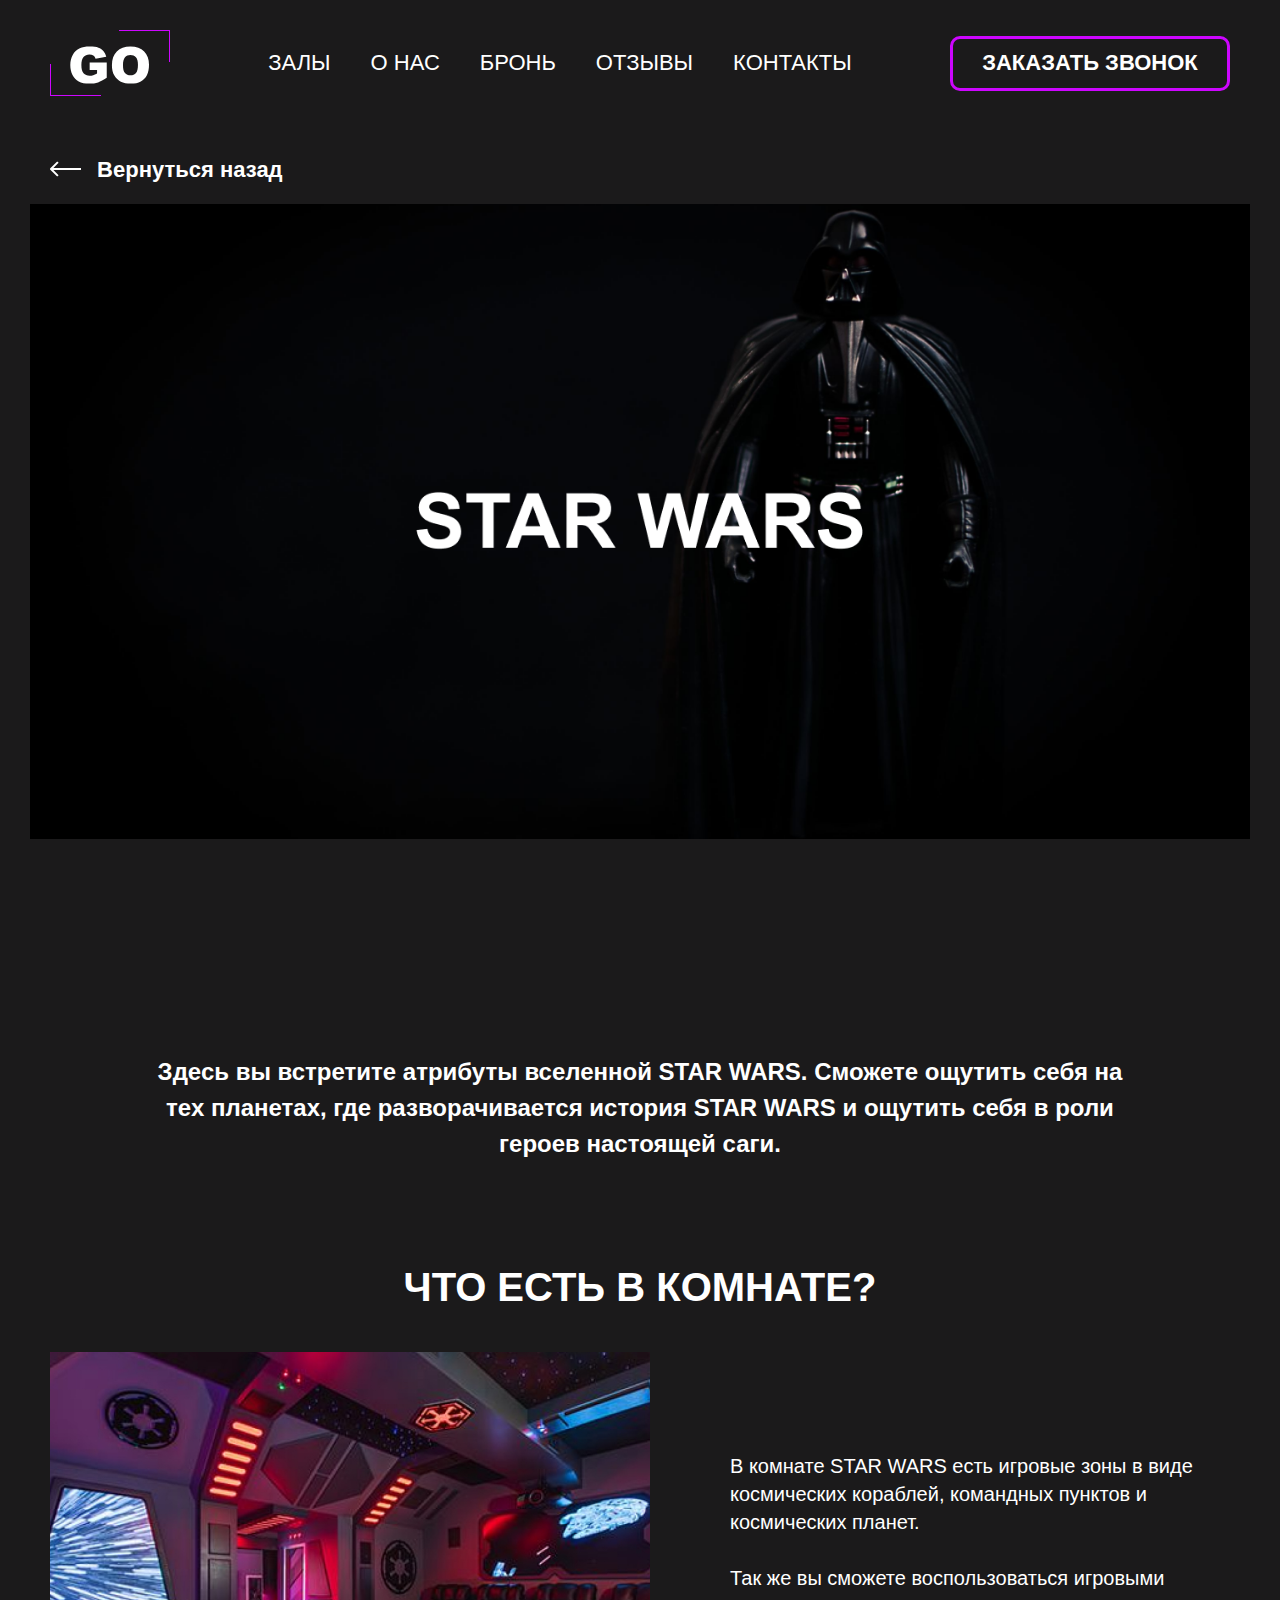
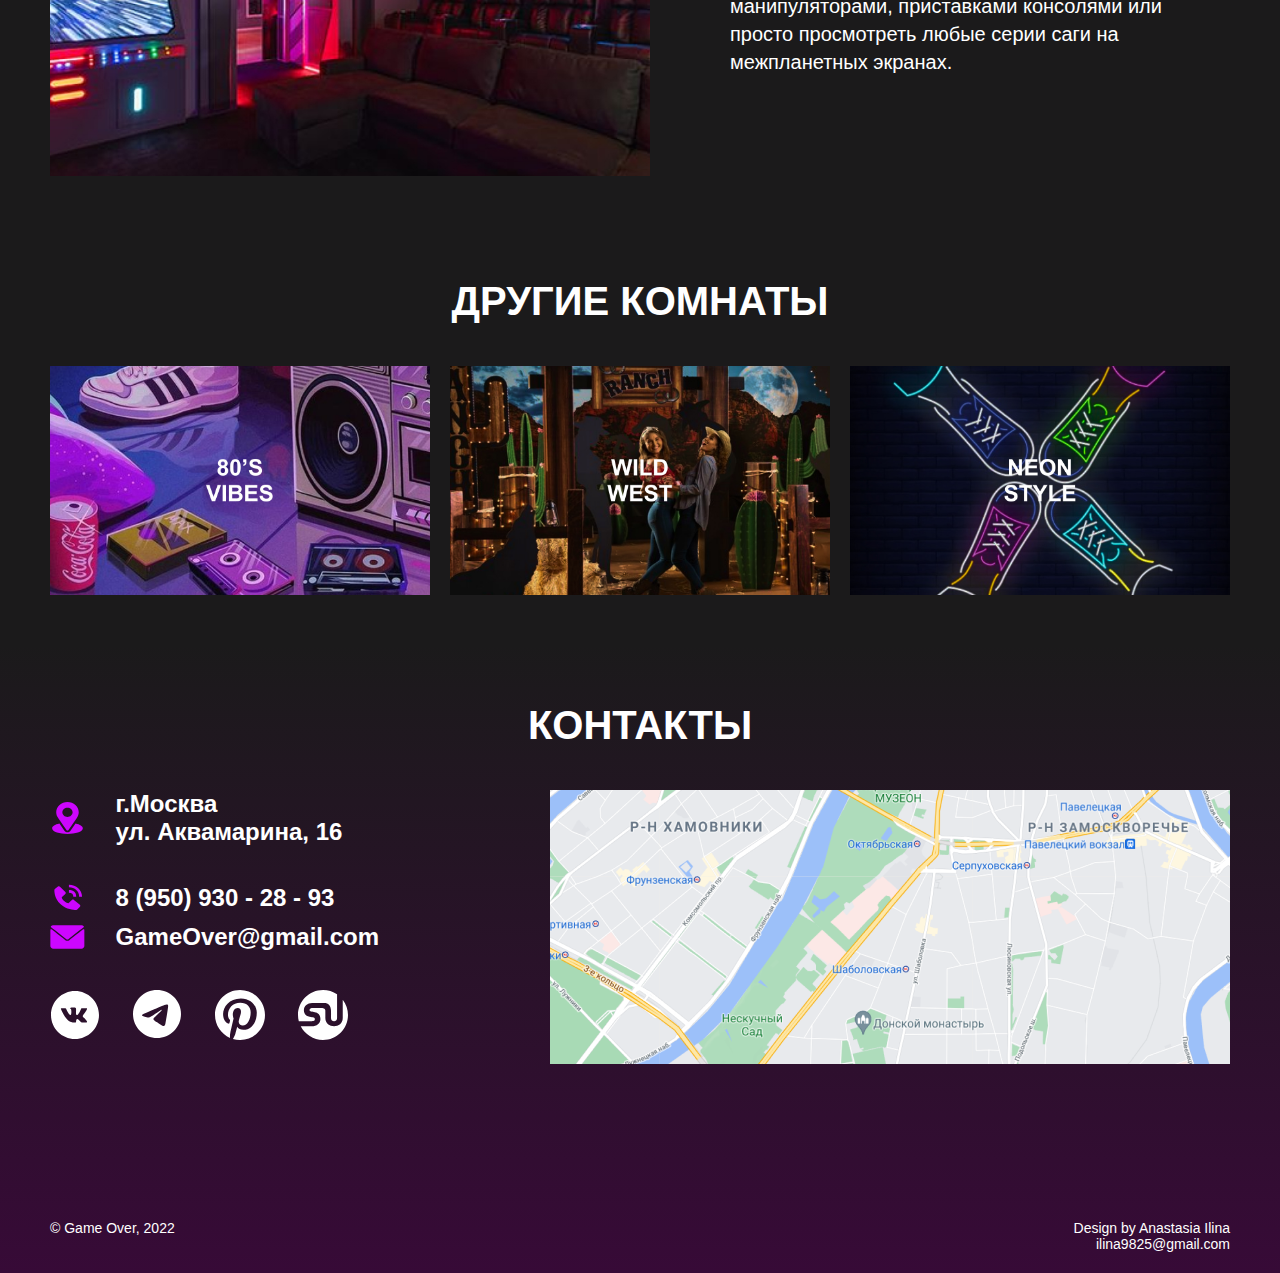
<file: starwars.html>
<!DOCTYPE html>
<html lang="ru">
<head>
    <meta charset="UTF-8">
    <meta http-equiv="X-UA-Compatible" content="IE=edge">
    <meta name="viewport" content="width=device-width, initial-scale=1.0">
    <title>Star Wars</title>
    <link rel="stylesheet" href="css/style.css">
</head>
<body>
    <header class="header__halls">
        <div class="header__halls_container">
            <div class="header__flex">
                <svg class="header__burger" width="54" height="29" viewBox="0 0 54 29" fill="currentColor" xmlns="http://www.w3.org/2000/svg">
                    <rect width="54" height="5" rx="2"></rect>
                    <rect y="12" width="54" height="5" rx="2"></rect>
                    <rect y="24" width="31" height="5" rx="2"></rect>
                </svg>
                <img class="header__logo" src="img2/header_image/logo.svg" alt="Логотип Go">
                <ul class="header__list">
                    <li class="header__item"><a class="header__link" href="index.html#our-halls">Залы</a></li>
                    <li class="header__item"><a class="header__link" href="index.html#about-us">О нас</a></li>
                    <li class="header__item"><a class="header__link" href="index.html#book">Бронь</a></li>
                    <li class="header__item"><a class="header__link" href="index.html#reviews">Отзывы</a></li>
                    <li class="header__item"><a class="header__link" href="#contact">Контакты</a></li>
                </ul>
                <button class="header__button button">Заказать звонок</button>
            </div>
            <a class="header__back" href="index.html">
                <svg class="header__back_svg" width="31" height="16" viewBox="0 0 31 16" fill="currentColor" xmlns="http://www.w3.org/2000/svg">
                    <path d="M0.292892 7.29289C-0.0976315 7.68342 -0.0976315 8.31658 0.292892 8.70711L6.65685 15.0711C7.04738 15.4616 7.68054 15.4616 8.07107 15.0711C8.46159 14.6805 8.46159 14.0474 8.07107 13.6569L2.41421 8L8.07107 2.34315C8.46159 1.95262 8.46159 1.31946 8.07107 0.928932C7.68054 0.538408 7.04738 0.538408 6.65685 0.928932L0.292892 7.29289ZM31 7L1 7V9L31 9V7Z">
                </svg>
                Вернуться назад</a>
        </div>
    </header>
    <div class="welcome__halls welcome__starwars">
        <div class="welcome__halls_container">
            <div class="welcome__halls_banner welcome__starwars_banner"></div>
            <p class="welcome__halls_p welcome__starwars_p">Здесь вы встретите атрибуты вселенной STAR WARS. Сможете ощутить себя на тех планетах, где разворачивается история STAR WARS и ощутить себя в роли героев наcтоящей саги.</p>
        </div>
    </div>
    <section class="stuffing__halls stuffing__starwars">
        <div class="stuffing__halls_container">
            <h2 class="stuffing__halls_title stuffing__starwars_title">Что есть в комнате?</h2>
            <div class="stuffing__halls_description stuffing__starwars_description">
                <div class="stuffing__halls_img stuffing__starwars_img"></div>
                <div class="stuffing__halls_text stuffing__starwars_text">
                    <p class="stuffing__halls_p stuffing__starwars_p">В комнате STAR WARS есть игровые зоны в виде космических кораблей, командных пунктов и космических планет.</p>
                    <p class="stuffing__halls_p stuffing__starwars_p">Так же вы сможете воспользоваться игровыми манипуляторами, приставками консолями или просто просмотреть любые серии саги на межпланетных экранах.</p>
                </div>
            </div>
        </div>
    </section>
    <section class="other-rooms__halls other-rooms__starwars">
        <div class="other-rooms__halls_container">
            <h2 class="other-rooms__halls_title other-rooms__starwars_title">Другие комнаты</h2>
            <div class="other-rooms__halls_list other-rooms__starwars_list">
                <a class="other-rooms__halls_link other-rooms__starwars_link1" href="vibes80.html"></a>
                <a class="other-rooms__halls_link other-rooms__starwars_link2" href="wildwest.html"></a>
                <a class="other-rooms__halls_link other-rooms__starwars_link3" href="neonstyle.html"></a>
            </div>
        </div>
    </section>
    <footer class="footer">
        <div class="footer__container">
        <h2 class="footer__title" id="contact">Контакты</h2>
        <div class="adress__container">
            <div class="adress__block-info">
                <p class="adress__paragraph adress__icon adress__paragraph-1024 adress__icon-1024">г.Москва 
ул. Аквамарина, 16</p>
            <div class="adress__block-768">
                <p class="adress__paragraph-768 adress__icon-768">г.Москва</p>
                <p class="adress__paragraph-768-2">ул. Аквамарина, 16</p>
            </div>
                <div class="adress__contact">
                    <a href="tel:89509302893" class="adress__contact-tel adress__icon adress__contact-link">8 (950) 930 - 28 - 93</a>
                    <a href="mailto:GameOver@gmail.com" class="adress__contact-mail adress__icon adress__contact-link">GameOver@gmail.com</a>
                </div>
                <div class="social">
                    <ul class="social__list">
                    <li class="social__item">
                        <a href="vk.com" class="social__link social__link-vk">
                        <svg class="social__icon social__icon-vk" width="50" height="50" viewbox="0 0 50 50" fill="currentColor" xmlns="http://www.w3.org/2000/svg">
                            <path class="social__icon-path" d="M24.9999 1C11.7449 1 0.999878 11.745 0.999878 25C0.999878 38.255 11.7449 49 24.9999 49C38.2549 49 48.9999 38.255 48.9999 25C48.9999 11.745 38.2549 1 24.9999 1ZM34.2299 28.0775C34.2299 28.0775 36.3524 30.1725 36.8749 31.145C36.8899 31.165 36.8974 31.185 36.9024 31.195C37.1149 31.5525 37.1649 31.83 37.0599 32.0375C36.8849 32.3825 36.2849 32.5525 36.0799 32.5675H32.3299C32.0699 32.5675 31.5249 32.5 30.8649 32.045C30.3574 31.69 29.8574 31.1075 29.3699 30.54C28.6424 29.695 28.0124 28.965 27.3774 28.965C27.2967 28.9649 27.2166 28.9775 27.1399 29.0025C26.6599 29.1575 26.0449 29.8425 26.0449 31.6675C26.0449 32.2375 25.5949 32.565 25.2774 32.565H23.5599C22.9749 32.565 19.9274 32.36 17.2274 29.5125C13.9224 26.025 10.9474 19.03 10.9224 18.965C10.7349 18.5125 11.1224 18.27 11.5449 18.27H15.3324C15.8374 18.27 16.0024 18.5775 16.1174 18.85C16.2524 19.1675 16.7474 20.43 17.5599 21.85C18.8774 24.165 19.6849 25.105 20.3324 25.105C20.4538 25.1036 20.573 25.0727 20.6799 25.015C21.5249 24.545 21.3674 21.5325 21.3299 20.9075C21.3299 20.79 21.3274 19.56 20.8949 18.97C20.5849 18.5425 20.0574 18.38 19.7374 18.32C19.8669 18.1413 20.0375 17.9964 20.2349 17.8975C20.8149 17.6075 21.8599 17.565 22.8974 17.565H23.4749C24.5999 17.58 24.8899 17.6525 25.2974 17.755C26.1224 17.9525 26.1399 18.485 26.0674 20.3075C26.0449 20.825 26.0224 21.41 26.0224 22.1C26.0224 22.25 26.0149 22.41 26.0149 22.58C25.9899 23.5075 25.9599 24.56 26.6149 24.9925C26.7003 25.0461 26.799 25.0746 26.8999 25.075C27.1274 25.075 27.8124 25.075 29.6674 21.8925C30.2395 20.8681 30.7366 19.8037 31.1549 18.7075C31.1924 18.6425 31.3024 18.4425 31.4324 18.365C31.5283 18.3161 31.6347 18.2912 31.7424 18.2925H36.1949C36.6799 18.2925 37.0124 18.365 37.0749 18.5525C37.1849 18.85 37.0549 19.7575 35.0224 22.51L34.1149 23.7075C32.2724 26.1225 32.2724 26.245 34.2299 28.0775Z" />
                        </svg>
                        </a>
                    </li>
                    <li class="social__item">
                        <a href="telegram.com" class="social__link social__link-telegram">
                        <svg class="social__icon social__icon-telegram" width="50" height="50" viewbox="0 0 50 50" fill="currentColor" xmlns="http://www.w3.org/2000/svg">
                            <path class="social__icon-path" d="M47.9999 24C47.9999 30.3652 45.4713 36.4697 40.9704 40.9706C36.4696 45.4714 30.3651 48 23.9999 48C17.6347 48 11.5302 45.4714 7.02932 40.9706C2.52844 36.4697 -0.00012207 30.3652 -0.00012207 24C-0.00012207 17.6348 2.52844 11.5303 7.02932 7.02944C11.5302 2.52856 17.6347 0 23.9999 0C30.3651 0 36.4696 2.52856 40.9704 7.02944C45.4713 11.5303 47.9999 17.6348 47.9999 24ZM24.8609 17.718C22.5269 18.69 17.8589 20.7 10.8629 23.748C9.72888 24.198 9.13188 24.642 9.07788 25.074C8.98788 25.803 9.90288 26.091 11.1479 26.484L11.6729 26.649C12.8969 27.048 14.5469 27.513 15.4019 27.531C16.1819 27.549 17.0489 27.231 18.0059 26.571C24.5429 22.158 27.9179 19.929 28.1279 19.881C28.2779 19.845 28.4879 19.803 28.6259 19.929C28.7669 20.052 28.7519 20.289 28.7369 20.352C28.6469 20.739 25.0559 24.075 23.1989 25.803C22.6199 26.343 22.2089 26.724 22.1249 26.811C21.9399 27 21.7519 27.1861 21.5609 27.369C20.4209 28.467 19.5689 29.289 21.6059 30.633C22.5869 31.281 23.3729 31.812 24.1559 32.346C25.0079 32.928 25.8599 33.507 26.9639 34.233C27.2429 34.413 27.5129 34.608 27.7739 34.794C28.7669 35.502 29.6639 36.138 30.7649 36.036C31.4069 35.976 32.0699 35.376 32.4059 33.576C33.2009 29.325 34.7639 20.118 35.1239 16.323C35.1458 16.0075 35.1328 15.6906 35.0849 15.378C35.0566 15.1258 34.9346 14.8934 34.7429 14.727C34.4699 14.5386 34.1445 14.4409 33.8129 14.448C32.9129 14.463 31.5239 14.946 24.8609 17.718Z" />
                        </svg>
                        </a>
                    </li>
                    <li class="social__item">
                        <a href="pinterest.com" class="social__link social__link-pinterest">
                        <svg class="social__icon social__icon-pinterest" width="50" height="50" viewbox="0 0 50 50" fill="currentColor" xmlns="http://www.w3.org/2000/svg">
                            <path class="social__icon-path" d="M25.0005 0C11.1947 0 -0.000152588 11.1936 -0.000152588 25.0006C-0.000152588 35.2378 6.15562 44.0314 14.9646 47.8981C14.8941 46.1526 14.9511 44.0558 15.3998 42.159C15.8806 40.1282 18.6165 28.5359 18.6165 28.5359C18.6165 28.5359 17.8178 26.9397 17.8178 24.5808C17.8178 20.8763 19.9652 18.1077 22.6383 18.1077C24.912 18.1077 26.0107 19.8154 26.0107 21.8609C26.0107 24.1468 24.5537 27.5635 23.8037 30.7327C23.1768 33.3859 25.1338 35.5481 27.7498 35.5481C32.4864 35.5481 35.6761 29.4647 35.6761 22.2558C35.6761 16.7782 31.9864 12.6769 25.2742 12.6769C17.6902 12.6769 12.9659 18.3321 12.9659 24.6487C12.9659 26.8282 13.6082 28.3635 14.6146 29.5513C15.0768 30.0981 15.1409 30.318 14.9736 30.9462C14.8537 31.4058 14.5781 32.5128 14.4646 32.9519C14.2986 33.5853 13.7857 33.8109 13.2127 33.5776C9.71972 32.1513 8.0928 28.3263 8.0928 24.0263C8.0928 16.9237 14.0819 8.40898 25.9601 8.40898C35.5056 8.40898 41.7877 15.316 41.7877 22.732C41.7877 32.5378 36.3351 39.8647 28.2979 39.8647C25.5998 39.8647 23.0607 38.4051 22.1909 36.7487C22.1909 36.7487 20.7396 42.5077 20.4325 43.6218C19.9024 45.5494 18.8646 47.4763 17.9159 48.9769C20.2162 49.6571 22.6024 50.0025 25.0011 50.0026C38.8063 50.0013 49.9998 38.8071 49.9998 25.0006C49.9998 11.1936 38.8063 0 25.0005 0Z" />
                        </svg>
                        </a>
                    </li>
                    <li class="social__item">
                        <a href="hz.com" class="social__link social__link-hz">
                        <svg class="social__icon social__icon-hz" width="50" height="50" viewbox="0 0 50 50" fill="currentColor" xmlns="http://www.w3.org/2000/svg">
                            <path class="social__icon-path" fill-rule="evenodd" clip-rule="evenodd" d="M44.7441 9.66919C48.1583 14.0494 50.0085 19.4463 49.9999 24.9999C49.9999 38.8051 38.805 49.9999 25.0006 49.9999C15.2871 49.9999 6.86597 44.4576 2.72751 36.3647H13.6237C18.816 36.3647 22.4429 33.566 22.4429 29.0923C22.4429 19.6108 11.5051 23.4737 11.5051 20.1089C11.5051 18.4878 12.8057 17.898 15.1858 17.898H22.7692C24.8711 17.898 27.3435 18.275 27.3435 20.5685V28.1243C27.3435 33.5955 31.6159 36.364 36.0441 36.364C40.548 36.364 44.7435 33.5955 44.7435 28.1243V9.66919H44.7441Z" />
                            <path class="social__icon-path" fill-rule="evenodd" clip-rule="evenodd" d="M25.0005 2.43241e-05C30.0173 -0.00698868 34.919 1.50262 39.0626 4.33079V28.3013C39.0626 29.9628 37.7037 31.3224 36.0447 31.3224C34.3838 31.3224 33.0261 29.9628 33.0261 28.3013V21.1186C33.0261 15.3846 30.1242 12.9994 26.3447 12.9994H14.0441C9.59088 12.9994 5.89665 15.834 5.89665 20.3289C5.89665 22.6289 6.8819 25.9994 11.5415 26.8353C15.337 27.5186 16.8351 27.3199 16.8351 29.3506C16.8351 31.3224 14.6261 31.3224 11.7101 31.3224H0.808189C0.269676 29.2582 -0.0019826 27.1334 -0.000143311 25C-0.000143311 11.1981 11.196 2.43241e-05 25.0005 2.43241e-05Z" />
                        </svg>
                        </a>
                    </li>                
                    </ul>
                </div>
            </div>
            <div class="adress__block-img">
            </div>
        </div>
        <div class="copyright">
            <p class="copyright__p">© Game Over, 2022</p>
            <div class="copyright__developers">
                <p class="copyright__developers_p">Design by Anastasia Ilina</p>
                <p class="copyright__developers_p2">ilina9825@gmail.com</p>
            </div>
        </div>
        </div>
    </footer>
</body>
</html>
</file>
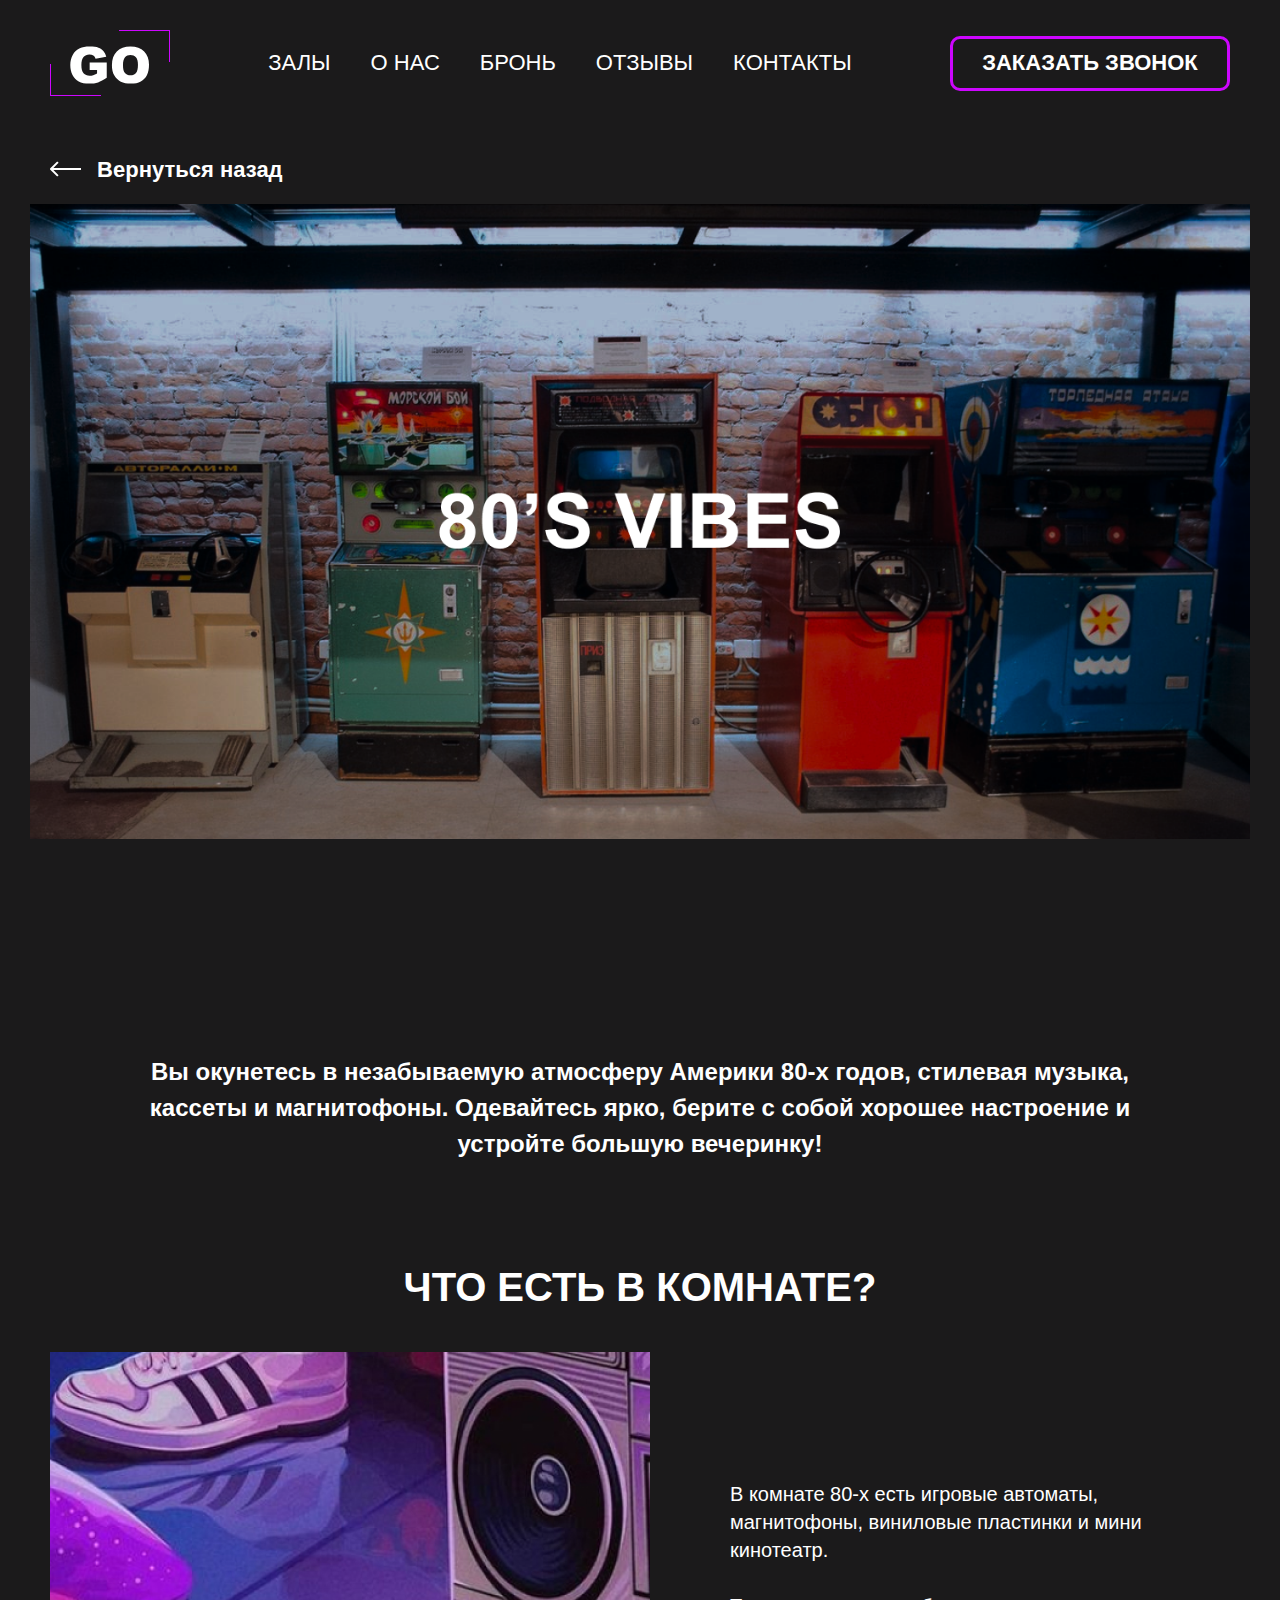
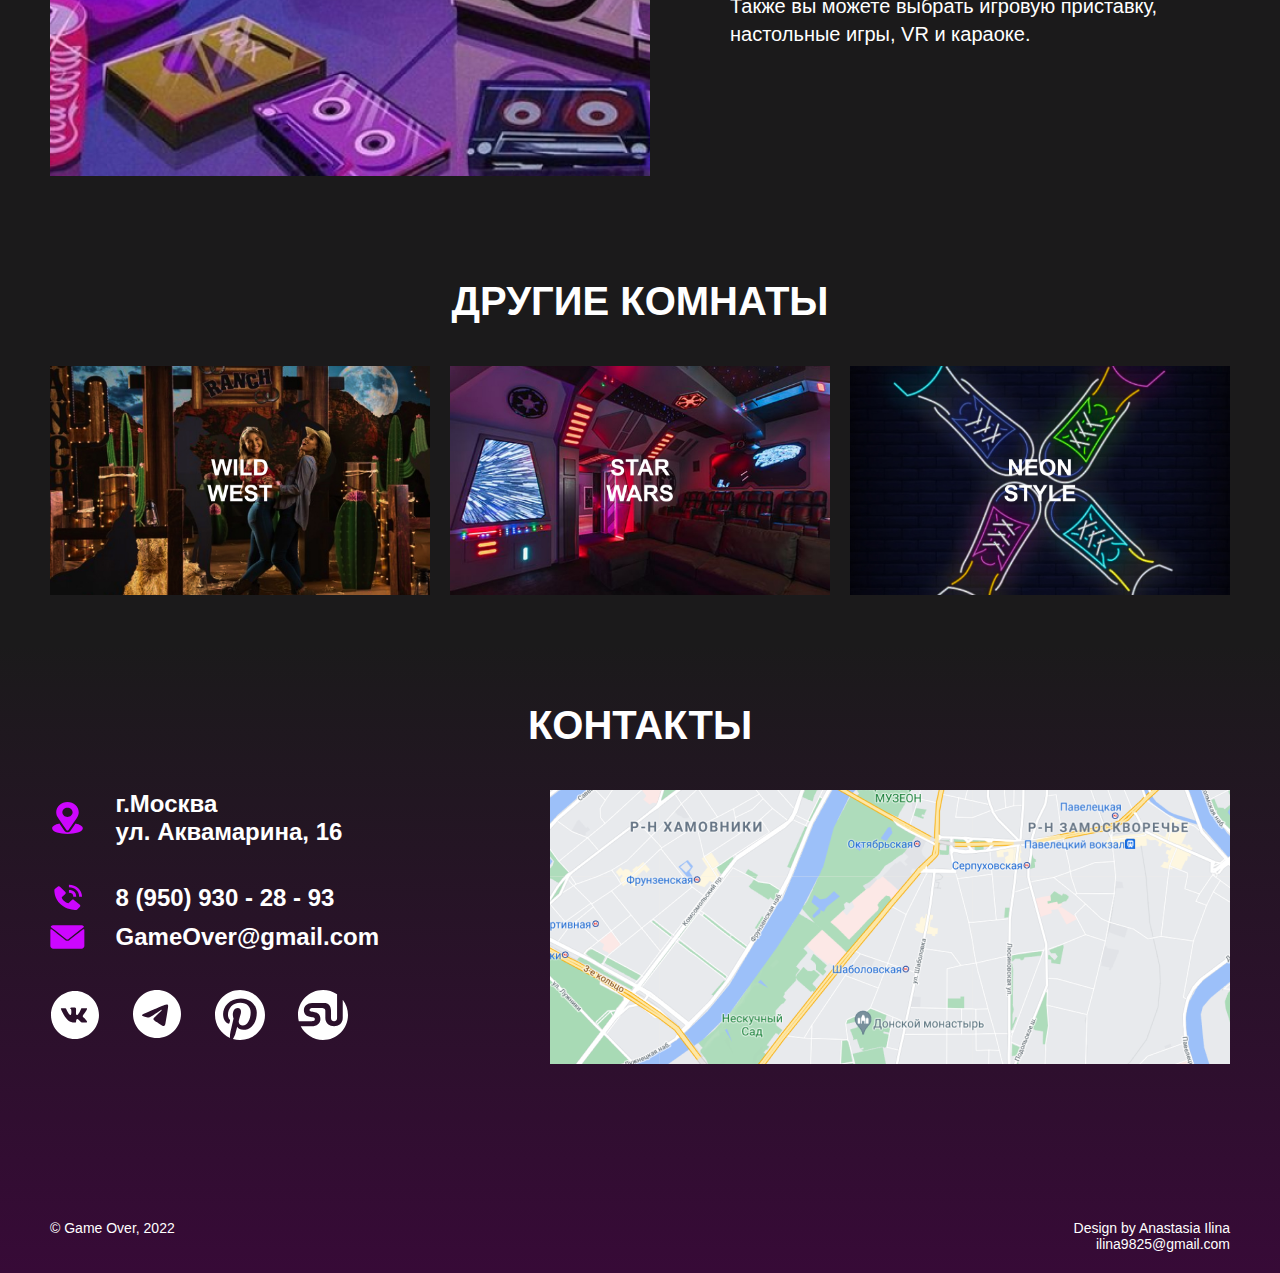
<file: vibes80.html>
<!DOCTYPE html>
<html lang="ru">
<head>
    <meta charset="UTF-8">
    <meta http-equiv="X-UA-Compatible" content="IE=edge">
    <meta name="viewport" content="width=device-width, initial-scale=1.0">
    <title>80's vibes</title>
    <link rel="stylesheet" href="css/style.css">
</head>
<body>
    <header class="header__halls">
        <div class="header__halls_container">
            <div class="header__flex">
                <svg class="header__burger" width="54" height="29" viewBox="0 0 54 29" fill="currentColor" xmlns="http://www.w3.org/2000/svg">
                    <rect width="54" height="5" rx="2"></rect>
                    <rect y="12" width="54" height="5" rx="2"></rect>
                    <rect y="24" width="31" height="5" rx="2"></rect>
                </svg>
                <img class="header__logo" src="img2/header_image/logo.svg" alt="Логотип Go">
                <ul class="header__list">
                    <li class="header__item"><a class="header__link" href="index.html#our-halls">Залы</a></li>
                    <li class="header__item"><a class="header__link" href="index.html#about-us">О нас</a></li>
                    <li class="header__item"><a class="header__link" href="index.html#book">Бронь</a></li>
                    <li class="header__item"><a class="header__link" href="index.html#reviews">Отзывы</a></li>
                    <li class="header__item"><a class="header__link" href="#contact">Контакты</a></li>
                </ul>
                <button class="header__button button">Заказать звонок</button>
            </div>
            <a class="header__back" href="index.html">
                <svg class="header__back_svg" width="31" height="16" viewBox="0 0 31 16" fill="currentColor" xmlns="http://www.w3.org/2000/svg">
                    <path d="M0.292892 7.29289C-0.0976315 7.68342 -0.0976315 8.31658 0.292892 8.70711L6.65685 15.0711C7.04738 15.4616 7.68054 15.4616 8.07107 15.0711C8.46159 14.6805 8.46159 14.0474 8.07107 13.6569L2.41421 8L8.07107 2.34315C8.46159 1.95262 8.46159 1.31946 8.07107 0.928932C7.68054 0.538408 7.04738 0.538408 6.65685 0.928932L0.292892 7.29289ZM31 7L1 7V9L31 9V7Z">
                </svg>
                Вернуться назад</a>
        </div>
    </header>
    <div class="welcome__halls welcome__vibes80">
        <div class="welcome__halls_container">
            <div class="welcome__halls_banner welcome__vibes80_banner"></div>
            <p class="welcome__halls_p welcome__vibes80_p">Вы окунетесь в незабываемую атмосферу Америки 80-х годов, стилевая музыка, кассеты и магнитофоны. Одевайтесь ярко, берите с собой хорошее настроение и устройте большую вечеринку!</p>
        </div>
    </div>
    <section class="stuffing__halls stuffing__vibes80">
        <div class="stuffing__halls_container">
            <h2 class="stuffing__halls_title stuffing__vibes80_title">Что есть в комнате?</h2>
            <div class="stuffing__halls_description stuffing__vibes80_description">
                <div class="stuffing__halls_img stuffing__vibes80_img"></div>
                <div class="stuffing__halls_text stuffing__vibes80_text">
                    <p class="stuffing__halls_p stuffing__vibes80_p">В комнате 80-х есть игровые автоматы, магнитофоны, виниловые пластинки и мини кинотеатр.</p>
                    <p class="stuffing__halls_p stuffing__vibes80_p">Также вы можете выбрать игровую приставку, настольные игры, VR и караоке.</p>
                </div>
            </div>
        </div>
    </section>
    <section class="other-rooms__halls other-rooms__vibes80">
        <div class="other-rooms__halls_container">
            <h2 class="other-rooms__halls_title other-rooms__vibes80_title">Другие комнаты</h2>
            <div class="other-rooms__halls_list other-rooms__vibes80_list">
                <a class="other-rooms__halls_link other-rooms__vibes80_link1" href="wildwest.html"></a>
                <a class="other-rooms__halls_link other-rooms__vibes80_link2" href="starwars.html"></a>
                <a class="other-rooms__halls_link other-rooms__vibes80_link3" href="neonstyle.html"></a>
            </div>
        </div>
    </section>
    <footer class="footer">
        <div class="footer__container">
        <h2 class="footer__title" id="contact">Контакты</h2>
        <div class="adress__container">
            <div class="adress__block-info">
                <p class="adress__paragraph adress__icon adress__paragraph-1024 adress__icon-1024">г.Москва 
ул. Аквамарина, 16</p>
            <div class="adress__block-768">
                <p class="adress__paragraph-768 adress__icon-768">г.Москва</p>
                <p class="adress__paragraph-768-2">ул. Аквамарина, 16</p>
            </div>
                <div class="adress__contact">
                    <a href="tel:89509302893" class="adress__contact-tel adress__icon adress__contact-link">8 (950) 930 - 28 - 93</a>
                    <a href="mailto:GameOver@gmail.com" class="adress__contact-mail adress__icon adress__contact-link">GameOver@gmail.com</a>
                </div>
                <div class="social">
                    <ul class="social__list">
                    <li class="social__item">
                        <a href="vk.com" class="social__link social__link-vk">
                        <svg class="social__icon social__icon-vk" width="50" height="50" viewbox="0 0 50 50" fill="currentColor" xmlns="http://www.w3.org/2000/svg">
                            <path class="social__icon-path" d="M24.9999 1C11.7449 1 0.999878 11.745 0.999878 25C0.999878 38.255 11.7449 49 24.9999 49C38.2549 49 48.9999 38.255 48.9999 25C48.9999 11.745 38.2549 1 24.9999 1ZM34.2299 28.0775C34.2299 28.0775 36.3524 30.1725 36.8749 31.145C36.8899 31.165 36.8974 31.185 36.9024 31.195C37.1149 31.5525 37.1649 31.83 37.0599 32.0375C36.8849 32.3825 36.2849 32.5525 36.0799 32.5675H32.3299C32.0699 32.5675 31.5249 32.5 30.8649 32.045C30.3574 31.69 29.8574 31.1075 29.3699 30.54C28.6424 29.695 28.0124 28.965 27.3774 28.965C27.2967 28.9649 27.2166 28.9775 27.1399 29.0025C26.6599 29.1575 26.0449 29.8425 26.0449 31.6675C26.0449 32.2375 25.5949 32.565 25.2774 32.565H23.5599C22.9749 32.565 19.9274 32.36 17.2274 29.5125C13.9224 26.025 10.9474 19.03 10.9224 18.965C10.7349 18.5125 11.1224 18.27 11.5449 18.27H15.3324C15.8374 18.27 16.0024 18.5775 16.1174 18.85C16.2524 19.1675 16.7474 20.43 17.5599 21.85C18.8774 24.165 19.6849 25.105 20.3324 25.105C20.4538 25.1036 20.573 25.0727 20.6799 25.015C21.5249 24.545 21.3674 21.5325 21.3299 20.9075C21.3299 20.79 21.3274 19.56 20.8949 18.97C20.5849 18.5425 20.0574 18.38 19.7374 18.32C19.8669 18.1413 20.0375 17.9964 20.2349 17.8975C20.8149 17.6075 21.8599 17.565 22.8974 17.565H23.4749C24.5999 17.58 24.8899 17.6525 25.2974 17.755C26.1224 17.9525 26.1399 18.485 26.0674 20.3075C26.0449 20.825 26.0224 21.41 26.0224 22.1C26.0224 22.25 26.0149 22.41 26.0149 22.58C25.9899 23.5075 25.9599 24.56 26.6149 24.9925C26.7003 25.0461 26.799 25.0746 26.8999 25.075C27.1274 25.075 27.8124 25.075 29.6674 21.8925C30.2395 20.8681 30.7366 19.8037 31.1549 18.7075C31.1924 18.6425 31.3024 18.4425 31.4324 18.365C31.5283 18.3161 31.6347 18.2912 31.7424 18.2925H36.1949C36.6799 18.2925 37.0124 18.365 37.0749 18.5525C37.1849 18.85 37.0549 19.7575 35.0224 22.51L34.1149 23.7075C32.2724 26.1225 32.2724 26.245 34.2299 28.0775Z" />
                        </svg>
                        </a>
                    </li>
                    <li class="social__item">
                        <a href="telegram.com" class="social__link social__link-telegram">
                        <svg class="social__icon social__icon-telegram" width="50" height="50" viewbox="0 0 50 50" fill="currentColor" xmlns="http://www.w3.org/2000/svg">
                            <path class="social__icon-path" d="M47.9999 24C47.9999 30.3652 45.4713 36.4697 40.9704 40.9706C36.4696 45.4714 30.3651 48 23.9999 48C17.6347 48 11.5302 45.4714 7.02932 40.9706C2.52844 36.4697 -0.00012207 30.3652 -0.00012207 24C-0.00012207 17.6348 2.52844 11.5303 7.02932 7.02944C11.5302 2.52856 17.6347 0 23.9999 0C30.3651 0 36.4696 2.52856 40.9704 7.02944C45.4713 11.5303 47.9999 17.6348 47.9999 24ZM24.8609 17.718C22.5269 18.69 17.8589 20.7 10.8629 23.748C9.72888 24.198 9.13188 24.642 9.07788 25.074C8.98788 25.803 9.90288 26.091 11.1479 26.484L11.6729 26.649C12.8969 27.048 14.5469 27.513 15.4019 27.531C16.1819 27.549 17.0489 27.231 18.0059 26.571C24.5429 22.158 27.9179 19.929 28.1279 19.881C28.2779 19.845 28.4879 19.803 28.6259 19.929C28.7669 20.052 28.7519 20.289 28.7369 20.352C28.6469 20.739 25.0559 24.075 23.1989 25.803C22.6199 26.343 22.2089 26.724 22.1249 26.811C21.9399 27 21.7519 27.1861 21.5609 27.369C20.4209 28.467 19.5689 29.289 21.6059 30.633C22.5869 31.281 23.3729 31.812 24.1559 32.346C25.0079 32.928 25.8599 33.507 26.9639 34.233C27.2429 34.413 27.5129 34.608 27.7739 34.794C28.7669 35.502 29.6639 36.138 30.7649 36.036C31.4069 35.976 32.0699 35.376 32.4059 33.576C33.2009 29.325 34.7639 20.118 35.1239 16.323C35.1458 16.0075 35.1328 15.6906 35.0849 15.378C35.0566 15.1258 34.9346 14.8934 34.7429 14.727C34.4699 14.5386 34.1445 14.4409 33.8129 14.448C32.9129 14.463 31.5239 14.946 24.8609 17.718Z" />
                        </svg>
                        </a>
                    </li>
                    <li class="social__item">
                        <a href="pinterest.com" class="social__link social__link-pinterest">
                        <svg class="social__icon social__icon-pinterest" width="50" height="50" viewbox="0 0 50 50" fill="currentColor" xmlns="http://www.w3.org/2000/svg">
                            <path class="social__icon-path" d="M25.0005 0C11.1947 0 -0.000152588 11.1936 -0.000152588 25.0006C-0.000152588 35.2378 6.15562 44.0314 14.9646 47.8981C14.8941 46.1526 14.9511 44.0558 15.3998 42.159C15.8806 40.1282 18.6165 28.5359 18.6165 28.5359C18.6165 28.5359 17.8178 26.9397 17.8178 24.5808C17.8178 20.8763 19.9652 18.1077 22.6383 18.1077C24.912 18.1077 26.0107 19.8154 26.0107 21.8609C26.0107 24.1468 24.5537 27.5635 23.8037 30.7327C23.1768 33.3859 25.1338 35.5481 27.7498 35.5481C32.4864 35.5481 35.6761 29.4647 35.6761 22.2558C35.6761 16.7782 31.9864 12.6769 25.2742 12.6769C17.6902 12.6769 12.9659 18.3321 12.9659 24.6487C12.9659 26.8282 13.6082 28.3635 14.6146 29.5513C15.0768 30.0981 15.1409 30.318 14.9736 30.9462C14.8537 31.4058 14.5781 32.5128 14.4646 32.9519C14.2986 33.5853 13.7857 33.8109 13.2127 33.5776C9.71972 32.1513 8.0928 28.3263 8.0928 24.0263C8.0928 16.9237 14.0819 8.40898 25.9601 8.40898C35.5056 8.40898 41.7877 15.316 41.7877 22.732C41.7877 32.5378 36.3351 39.8647 28.2979 39.8647C25.5998 39.8647 23.0607 38.4051 22.1909 36.7487C22.1909 36.7487 20.7396 42.5077 20.4325 43.6218C19.9024 45.5494 18.8646 47.4763 17.9159 48.9769C20.2162 49.6571 22.6024 50.0025 25.0011 50.0026C38.8063 50.0013 49.9998 38.8071 49.9998 25.0006C49.9998 11.1936 38.8063 0 25.0005 0Z" />
                        </svg>
                        </a>
                    </li>
                    <li class="social__item">
                        <a href="hz.com" class="social__link social__link-hz">
                        <svg class="social__icon social__icon-hz" width="50" height="50" viewbox="0 0 50 50" fill="currentColor" xmlns="http://www.w3.org/2000/svg">
                            <path class="social__icon-path" fill-rule="evenodd" clip-rule="evenodd" d="M44.7441 9.66919C48.1583 14.0494 50.0085 19.4463 49.9999 24.9999C49.9999 38.8051 38.805 49.9999 25.0006 49.9999C15.2871 49.9999 6.86597 44.4576 2.72751 36.3647H13.6237C18.816 36.3647 22.4429 33.566 22.4429 29.0923C22.4429 19.6108 11.5051 23.4737 11.5051 20.1089C11.5051 18.4878 12.8057 17.898 15.1858 17.898H22.7692C24.8711 17.898 27.3435 18.275 27.3435 20.5685V28.1243C27.3435 33.5955 31.6159 36.364 36.0441 36.364C40.548 36.364 44.7435 33.5955 44.7435 28.1243V9.66919H44.7441Z" />
                            <path class="social__icon-path" fill-rule="evenodd" clip-rule="evenodd" d="M25.0005 2.43241e-05C30.0173 -0.00698868 34.919 1.50262 39.0626 4.33079V28.3013C39.0626 29.9628 37.7037 31.3224 36.0447 31.3224C34.3838 31.3224 33.0261 29.9628 33.0261 28.3013V21.1186C33.0261 15.3846 30.1242 12.9994 26.3447 12.9994H14.0441C9.59088 12.9994 5.89665 15.834 5.89665 20.3289C5.89665 22.6289 6.8819 25.9994 11.5415 26.8353C15.337 27.5186 16.8351 27.3199 16.8351 29.3506C16.8351 31.3224 14.6261 31.3224 11.7101 31.3224H0.808189C0.269676 29.2582 -0.0019826 27.1334 -0.000143311 25C-0.000143311 11.1981 11.196 2.43241e-05 25.0005 2.43241e-05Z" />
                        </svg>
                        </a>
                    </li>                
                    </ul>
                </div>
            </div>
            <div class="adress__block-img">
            </div>
        </div>
        <div class="copyright">
            <p class="copyright__p">© Game Over, 2022</p>
            <div class="copyright__developers">
                <p class="copyright__developers_p">Design by Anastasia Ilina</p>
                <p class="copyright__developers_p2">ilina9825@gmail.com</p>
            </div>
        </div>
        </div>
    </footer>
</body>
</html>
</file>
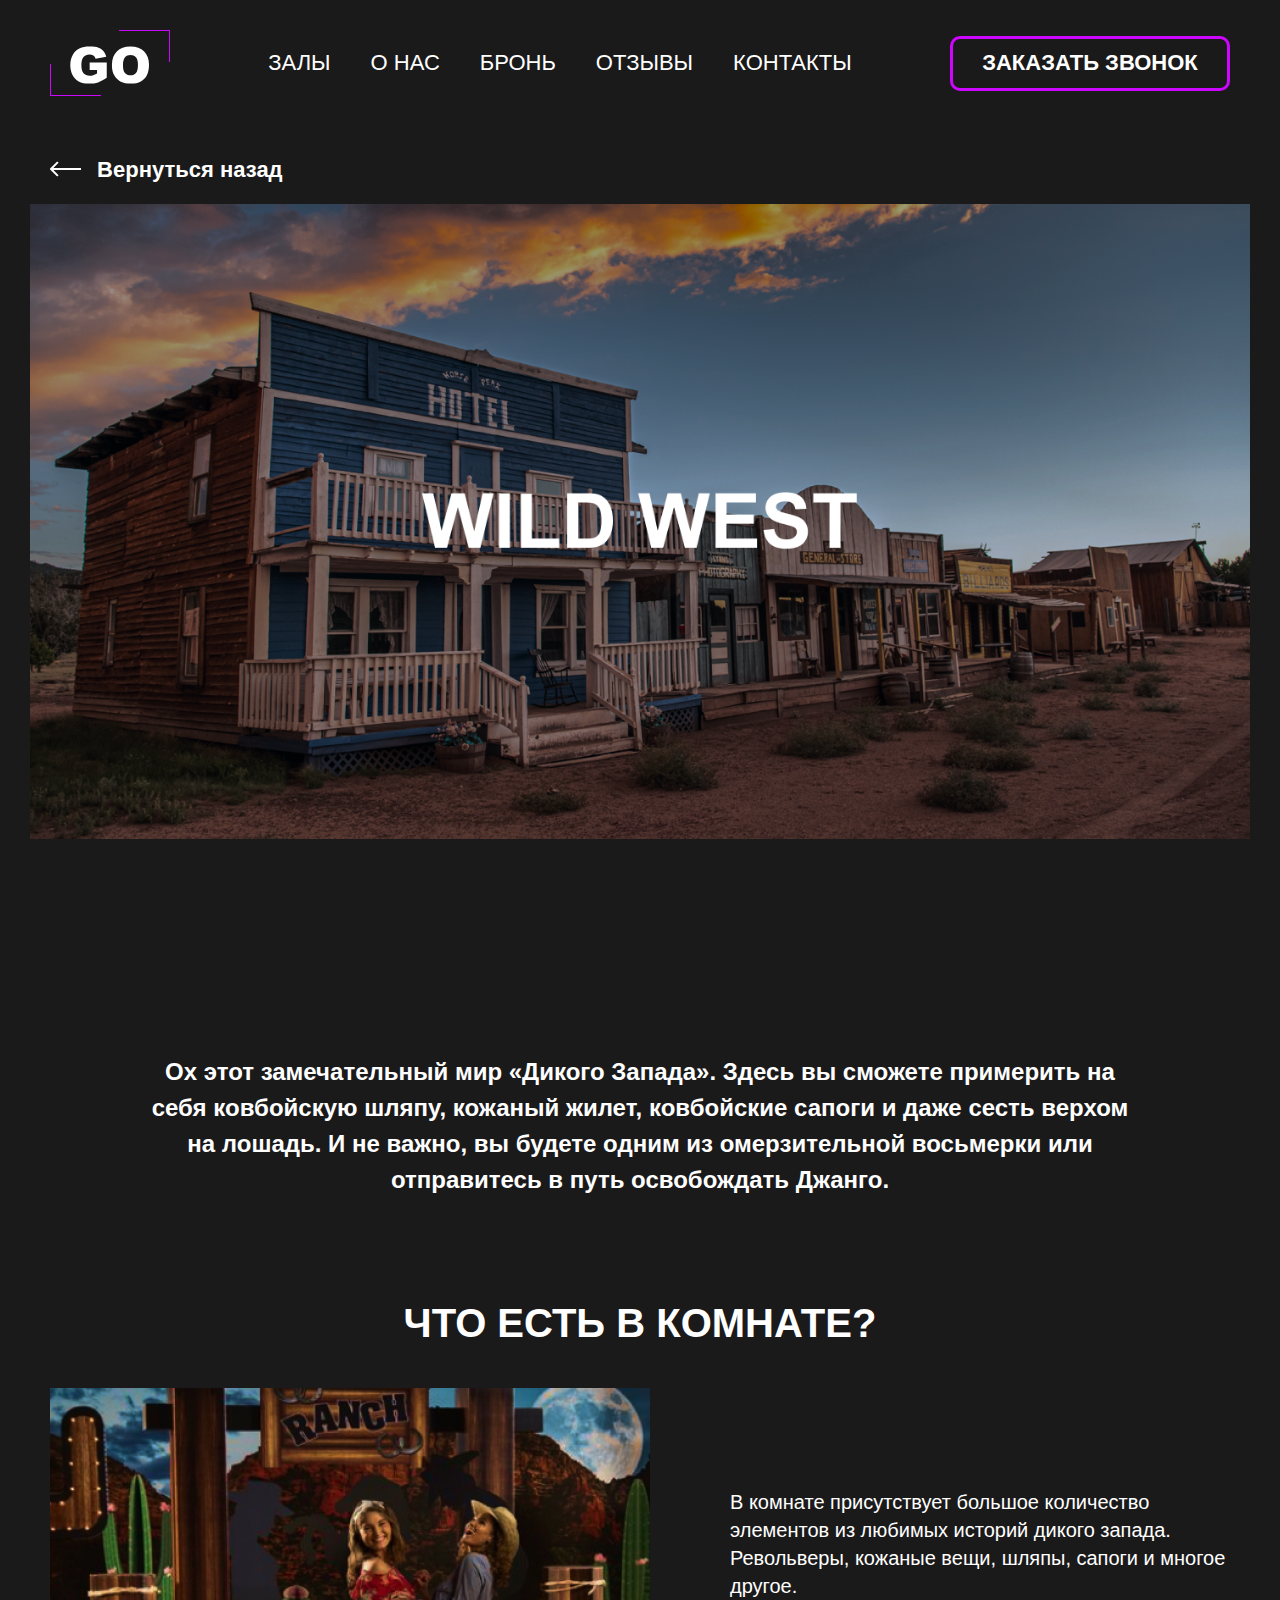
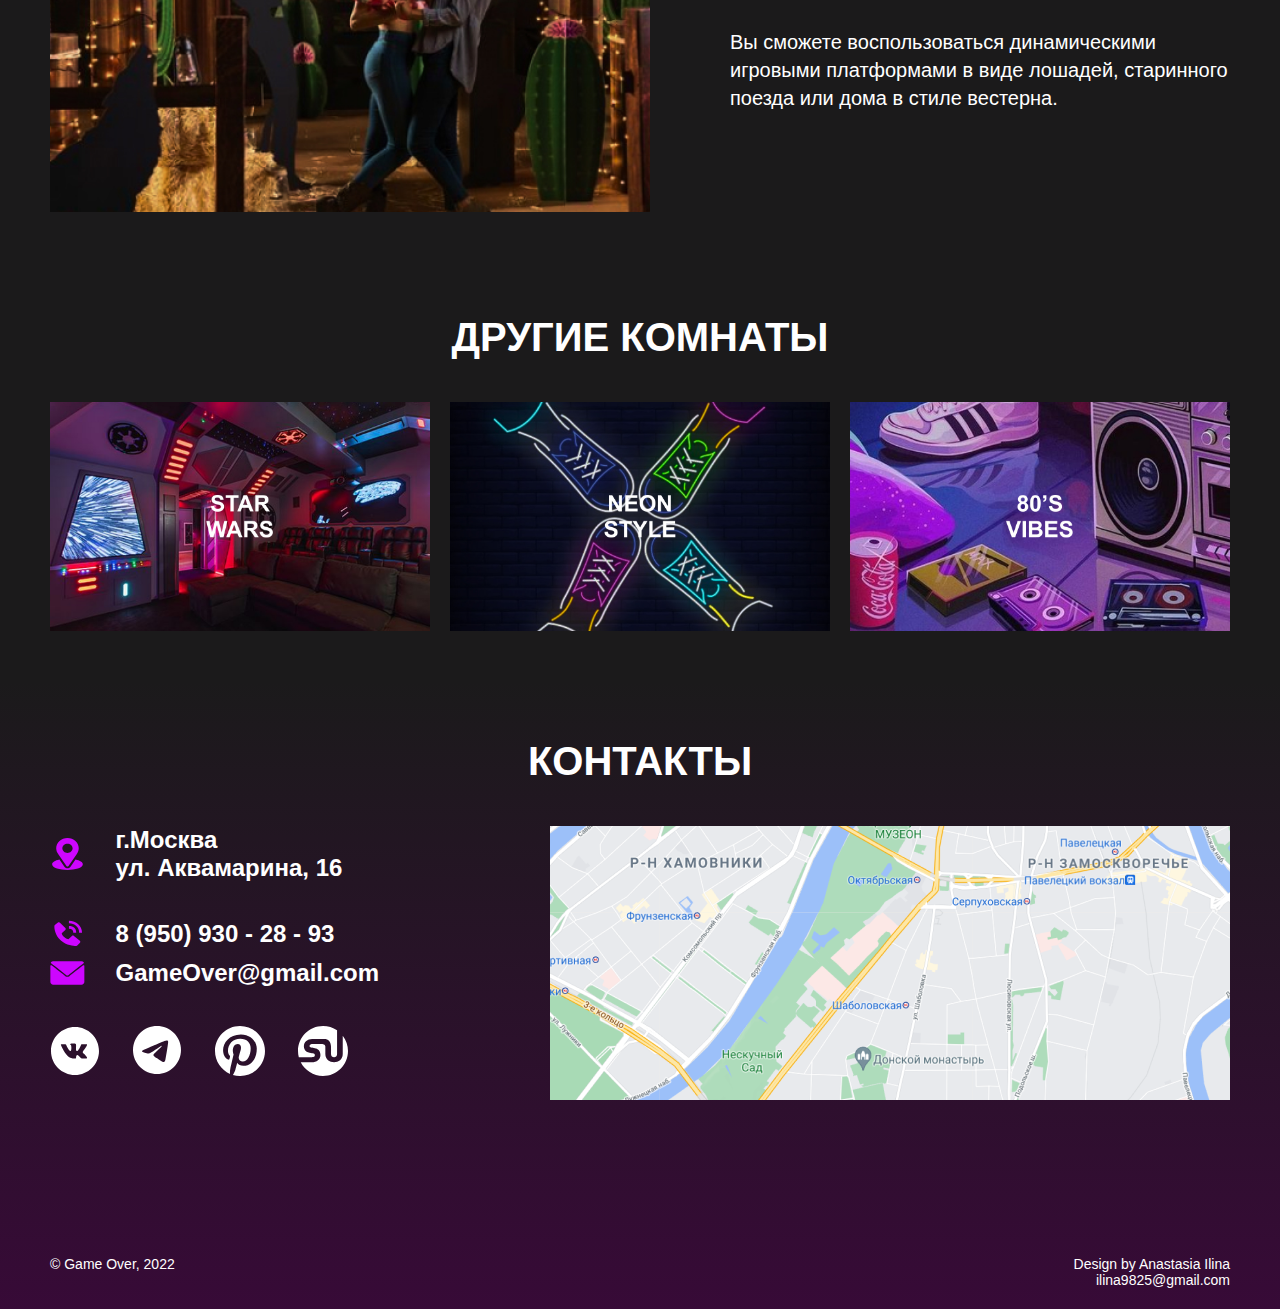
<file: wildwest.html>
<!DOCTYPE html>
<html lang="ru">
<head>
    <meta charset="UTF-8">
    <meta http-equiv="X-UA-Compatible" content="IE=edge">
    <meta name="viewport" content="width=device-width, initial-scale=1.0">
    <title>Wild West</title>
    <link rel="stylesheet" href="css/style.css">
</head>
<body>
    <header class="header__halls">
        <div class="header__halls_container">
            <div class="header__flex">
                <svg class="header__burger" width="54" height="29" viewBox="0 0 54 29" fill="currentColor" xmlns="http://www.w3.org/2000/svg">
                    <rect width="54" height="5" rx="2"></rect>
                    <rect y="12" width="54" height="5" rx="2"></rect>
                    <rect y="24" width="31" height="5" rx="2"></rect>
                </svg>
                <img class="header__logo" src="img2/header_image/logo.svg" alt="Логотип Go">
                <ul class="header__list">
                    <li class="header__item"><a class="header__link" href="index.html#our-halls">Залы</a></li>
                    <li class="header__item"><a class="header__link" href="index.html#about-us">О нас</a></li>
                    <li class="header__item"><a class="header__link" href="index.html#book">Бронь</a></li>
                    <li class="header__item"><a class="header__link" href="index.html#reviews">Отзывы</a></li>
                    <li class="header__item"><a class="header__link" href="#contact">Контакты</a></li>
                </ul>
                <button class="header__button button">Заказать звонок</button>
            </div>
            <a class="header__back" href="index.html">
                <svg class="header__back_svg" width="31" height="16" viewBox="0 0 31 16" fill="currentColor" xmlns="http://www.w3.org/2000/svg">
                    <path d="M0.292892 7.29289C-0.0976315 7.68342 -0.0976315 8.31658 0.292892 8.70711L6.65685 15.0711C7.04738 15.4616 7.68054 15.4616 8.07107 15.0711C8.46159 14.6805 8.46159 14.0474 8.07107 13.6569L2.41421 8L8.07107 2.34315C8.46159 1.95262 8.46159 1.31946 8.07107 0.928932C7.68054 0.538408 7.04738 0.538408 6.65685 0.928932L0.292892 7.29289ZM31 7L1 7V9L31 9V7Z">
                </svg>
                Вернуться назад</a>
        </div>
    </header>
    <div class="welcome__halls welcome__wildwest">
        <div class="welcome__halls_container">
            <div class="welcome__halls_banner welcome__wildwest_banner"></div>
            <p class="welcome__halls_p welcome__wildwest_p">Ох этот замечательный мир «Дикого Запада». Здесь вы сможете примерить на себя ковбойскую шляпу, кожаный жилет, ковбойские сапоги и даже сесть верхом на лошадь. И не важно, вы будете одним из омерзительной восьмерки или отправитесь в путь освобождать Джанго.</p>
        </div>
    </div>
    <section class="stuffing__halls stuffing__wildwest">
        <div class="stuffing__halls_container">
            <h2 class="stuffing__halls_title stuffing__wildwest_title">Что есть в комнате?</h2>
            <div class="stuffing__halls_description stuffing__wildwest_description">
                <div class="stuffing__halls_img stuffing__wildwest_img"></div>
                <div class="stuffing__halls_text stuffing__wildwest_text">
                    <p class="stuffing__halls_p stuffing__wildwest_p">В комнате присутствует большое количество элементов из любимых историй дикого запада. Револьверы, кожаные вещи, шляпы, сапоги и многое другое.</p>
                    <p class="stuffing__halls_p stuffing__wildwest_p">Вы сможете воспользоваться динамическими игровыми платформами в виде лошадей, старинного поезда или дома в стиле вестерна.</p>
                </div>
            </div>
        </div>
    </section>
    <section class="other-rooms__halls other-rooms__wildwest">
        <div class="other-rooms__halls_container">
            <h2 class="other-rooms__halls_title other-rooms__wildwest_title">Другие комнаты</h2>
            <div class="other-rooms__halls_list other-rooms__wildwest_list">
                <a class="other-rooms__halls_link other-rooms__wildwest_link1" href="starwars.html"></a>
                <a class="other-rooms__halls_link other-rooms__wildwest_link2" href="neonstyle.html"></a>
                <a class="other-rooms__halls_link other-rooms__wildwest_link3" href="vibes80.html"></a>
            </div>
        </div>
    </section>
    <footer class="footer">
        <div class="footer__container">
        <h2 class="footer__title" id="contact">Контакты</h2>
        <div class="adress__container">
            <div class="adress__block-info">
                <p class="adress__paragraph adress__icon adress__paragraph-1024 adress__icon-1024">г.Москва 
ул. Аквамарина, 16</p>
            <div class="adress__block-768">
                <p class="adress__paragraph-768 adress__icon-768">г.Москва</p>
                <p class="adress__paragraph-768-2">ул. Аквамарина, 16</p>
            </div>
                <div class="adress__contact">
                    <a href="tel:89509302893" class="adress__contact-tel adress__icon adress__contact-link">8 (950) 930 - 28 - 93</a>
                    <a href="mailto:GameOver@gmail.com" class="adress__contact-mail adress__icon adress__contact-link">GameOver@gmail.com</a>
                </div>
                <div class="social">
                    <ul class="social__list">
                    <li class="social__item">
                        <a href="vk.com" class="social__link social__link-vk">
                        <svg class="social__icon social__icon-vk" width="50" height="50" viewbox="0 0 50 50" fill="currentColor" xmlns="http://www.w3.org/2000/svg">
                            <path class="social__icon-path" d="M24.9999 1C11.7449 1 0.999878 11.745 0.999878 25C0.999878 38.255 11.7449 49 24.9999 49C38.2549 49 48.9999 38.255 48.9999 25C48.9999 11.745 38.2549 1 24.9999 1ZM34.2299 28.0775C34.2299 28.0775 36.3524 30.1725 36.8749 31.145C36.8899 31.165 36.8974 31.185 36.9024 31.195C37.1149 31.5525 37.1649 31.83 37.0599 32.0375C36.8849 32.3825 36.2849 32.5525 36.0799 32.5675H32.3299C32.0699 32.5675 31.5249 32.5 30.8649 32.045C30.3574 31.69 29.8574 31.1075 29.3699 30.54C28.6424 29.695 28.0124 28.965 27.3774 28.965C27.2967 28.9649 27.2166 28.9775 27.1399 29.0025C26.6599 29.1575 26.0449 29.8425 26.0449 31.6675C26.0449 32.2375 25.5949 32.565 25.2774 32.565H23.5599C22.9749 32.565 19.9274 32.36 17.2274 29.5125C13.9224 26.025 10.9474 19.03 10.9224 18.965C10.7349 18.5125 11.1224 18.27 11.5449 18.27H15.3324C15.8374 18.27 16.0024 18.5775 16.1174 18.85C16.2524 19.1675 16.7474 20.43 17.5599 21.85C18.8774 24.165 19.6849 25.105 20.3324 25.105C20.4538 25.1036 20.573 25.0727 20.6799 25.015C21.5249 24.545 21.3674 21.5325 21.3299 20.9075C21.3299 20.79 21.3274 19.56 20.8949 18.97C20.5849 18.5425 20.0574 18.38 19.7374 18.32C19.8669 18.1413 20.0375 17.9964 20.2349 17.8975C20.8149 17.6075 21.8599 17.565 22.8974 17.565H23.4749C24.5999 17.58 24.8899 17.6525 25.2974 17.755C26.1224 17.9525 26.1399 18.485 26.0674 20.3075C26.0449 20.825 26.0224 21.41 26.0224 22.1C26.0224 22.25 26.0149 22.41 26.0149 22.58C25.9899 23.5075 25.9599 24.56 26.6149 24.9925C26.7003 25.0461 26.799 25.0746 26.8999 25.075C27.1274 25.075 27.8124 25.075 29.6674 21.8925C30.2395 20.8681 30.7366 19.8037 31.1549 18.7075C31.1924 18.6425 31.3024 18.4425 31.4324 18.365C31.5283 18.3161 31.6347 18.2912 31.7424 18.2925H36.1949C36.6799 18.2925 37.0124 18.365 37.0749 18.5525C37.1849 18.85 37.0549 19.7575 35.0224 22.51L34.1149 23.7075C32.2724 26.1225 32.2724 26.245 34.2299 28.0775Z" />
                        </svg>
                        </a>
                    </li>
                    <li class="social__item">
                        <a href="telegram.com" class="social__link social__link-telegram">
                        <svg class="social__icon social__icon-telegram" width="50" height="50" viewbox="0 0 50 50" fill="currentColor" xmlns="http://www.w3.org/2000/svg">
                            <path class="social__icon-path" d="M47.9999 24C47.9999 30.3652 45.4713 36.4697 40.9704 40.9706C36.4696 45.4714 30.3651 48 23.9999 48C17.6347 48 11.5302 45.4714 7.02932 40.9706C2.52844 36.4697 -0.00012207 30.3652 -0.00012207 24C-0.00012207 17.6348 2.52844 11.5303 7.02932 7.02944C11.5302 2.52856 17.6347 0 23.9999 0C30.3651 0 36.4696 2.52856 40.9704 7.02944C45.4713 11.5303 47.9999 17.6348 47.9999 24ZM24.8609 17.718C22.5269 18.69 17.8589 20.7 10.8629 23.748C9.72888 24.198 9.13188 24.642 9.07788 25.074C8.98788 25.803 9.90288 26.091 11.1479 26.484L11.6729 26.649C12.8969 27.048 14.5469 27.513 15.4019 27.531C16.1819 27.549 17.0489 27.231 18.0059 26.571C24.5429 22.158 27.9179 19.929 28.1279 19.881C28.2779 19.845 28.4879 19.803 28.6259 19.929C28.7669 20.052 28.7519 20.289 28.7369 20.352C28.6469 20.739 25.0559 24.075 23.1989 25.803C22.6199 26.343 22.2089 26.724 22.1249 26.811C21.9399 27 21.7519 27.1861 21.5609 27.369C20.4209 28.467 19.5689 29.289 21.6059 30.633C22.5869 31.281 23.3729 31.812 24.1559 32.346C25.0079 32.928 25.8599 33.507 26.9639 34.233C27.2429 34.413 27.5129 34.608 27.7739 34.794C28.7669 35.502 29.6639 36.138 30.7649 36.036C31.4069 35.976 32.0699 35.376 32.4059 33.576C33.2009 29.325 34.7639 20.118 35.1239 16.323C35.1458 16.0075 35.1328 15.6906 35.0849 15.378C35.0566 15.1258 34.9346 14.8934 34.7429 14.727C34.4699 14.5386 34.1445 14.4409 33.8129 14.448C32.9129 14.463 31.5239 14.946 24.8609 17.718Z" />
                        </svg>
                        </a>
                    </li>
                    <li class="social__item">
                        <a href="pinterest.com" class="social__link social__link-pinterest">
                        <svg class="social__icon social__icon-pinterest" width="50" height="50" viewbox="0 0 50 50" fill="currentColor" xmlns="http://www.w3.org/2000/svg">
                            <path class="social__icon-path" d="M25.0005 0C11.1947 0 -0.000152588 11.1936 -0.000152588 25.0006C-0.000152588 35.2378 6.15562 44.0314 14.9646 47.8981C14.8941 46.1526 14.9511 44.0558 15.3998 42.159C15.8806 40.1282 18.6165 28.5359 18.6165 28.5359C18.6165 28.5359 17.8178 26.9397 17.8178 24.5808C17.8178 20.8763 19.9652 18.1077 22.6383 18.1077C24.912 18.1077 26.0107 19.8154 26.0107 21.8609C26.0107 24.1468 24.5537 27.5635 23.8037 30.7327C23.1768 33.3859 25.1338 35.5481 27.7498 35.5481C32.4864 35.5481 35.6761 29.4647 35.6761 22.2558C35.6761 16.7782 31.9864 12.6769 25.2742 12.6769C17.6902 12.6769 12.9659 18.3321 12.9659 24.6487C12.9659 26.8282 13.6082 28.3635 14.6146 29.5513C15.0768 30.0981 15.1409 30.318 14.9736 30.9462C14.8537 31.4058 14.5781 32.5128 14.4646 32.9519C14.2986 33.5853 13.7857 33.8109 13.2127 33.5776C9.71972 32.1513 8.0928 28.3263 8.0928 24.0263C8.0928 16.9237 14.0819 8.40898 25.9601 8.40898C35.5056 8.40898 41.7877 15.316 41.7877 22.732C41.7877 32.5378 36.3351 39.8647 28.2979 39.8647C25.5998 39.8647 23.0607 38.4051 22.1909 36.7487C22.1909 36.7487 20.7396 42.5077 20.4325 43.6218C19.9024 45.5494 18.8646 47.4763 17.9159 48.9769C20.2162 49.6571 22.6024 50.0025 25.0011 50.0026C38.8063 50.0013 49.9998 38.8071 49.9998 25.0006C49.9998 11.1936 38.8063 0 25.0005 0Z" />
                        </svg>
                        </a>
                    </li>
                    <li class="social__item">
                        <a href="hz.com" class="social__link social__link-hz">
                        <svg class="social__icon social__icon-hz" width="50" height="50" viewbox="0 0 50 50" fill="currentColor" xmlns="http://www.w3.org/2000/svg">
                            <path class="social__icon-path" fill-rule="evenodd" clip-rule="evenodd" d="M44.7441 9.66919C48.1583 14.0494 50.0085 19.4463 49.9999 24.9999C49.9999 38.8051 38.805 49.9999 25.0006 49.9999C15.2871 49.9999 6.86597 44.4576 2.72751 36.3647H13.6237C18.816 36.3647 22.4429 33.566 22.4429 29.0923C22.4429 19.6108 11.5051 23.4737 11.5051 20.1089C11.5051 18.4878 12.8057 17.898 15.1858 17.898H22.7692C24.8711 17.898 27.3435 18.275 27.3435 20.5685V28.1243C27.3435 33.5955 31.6159 36.364 36.0441 36.364C40.548 36.364 44.7435 33.5955 44.7435 28.1243V9.66919H44.7441Z" />
                            <path class="social__icon-path" fill-rule="evenodd" clip-rule="evenodd" d="M25.0005 2.43241e-05C30.0173 -0.00698868 34.919 1.50262 39.0626 4.33079V28.3013C39.0626 29.9628 37.7037 31.3224 36.0447 31.3224C34.3838 31.3224 33.0261 29.9628 33.0261 28.3013V21.1186C33.0261 15.3846 30.1242 12.9994 26.3447 12.9994H14.0441C9.59088 12.9994 5.89665 15.834 5.89665 20.3289C5.89665 22.6289 6.8819 25.9994 11.5415 26.8353C15.337 27.5186 16.8351 27.3199 16.8351 29.3506C16.8351 31.3224 14.6261 31.3224 11.7101 31.3224H0.808189C0.269676 29.2582 -0.0019826 27.1334 -0.000143311 25C-0.000143311 11.1981 11.196 2.43241e-05 25.0005 2.43241e-05Z" />
                        </svg>
                        </a>
                    </li>                
                    </ul>
                </div>
            </div>
            <div class="adress__block-img">
            </div>
        </div>
        <div class="copyright">
            <p class="copyright__p">© Game Over, 2022</p>
            <div class="copyright__developers">
                <p class="copyright__developers_p">Design by Anastasia Ilina</p>
                <p class="copyright__developers_p2">ilina9825@gmail.com</p>
            </div>
        </div>
        </div>
    </footer>
</body>
</html>
</file>
<file: css/style.css>
@import url("global_style.css");

@import url("header.css");

@import url("our-halls.css");

@import url("book.css");

@import url("about-us.css");

@import url("faq.css");

@import url("footer.css");

@import url("blockquote.css");

@import url("reviews.css");

@import url("welcome.css");

@import url("we-have.css");

@import url("var.css");

@import url('halls-header.css');

@import url('halls-welcome.css');

@import url('halls-stuffing.css');

@import url('halls-other-rooms.css');
</file>
